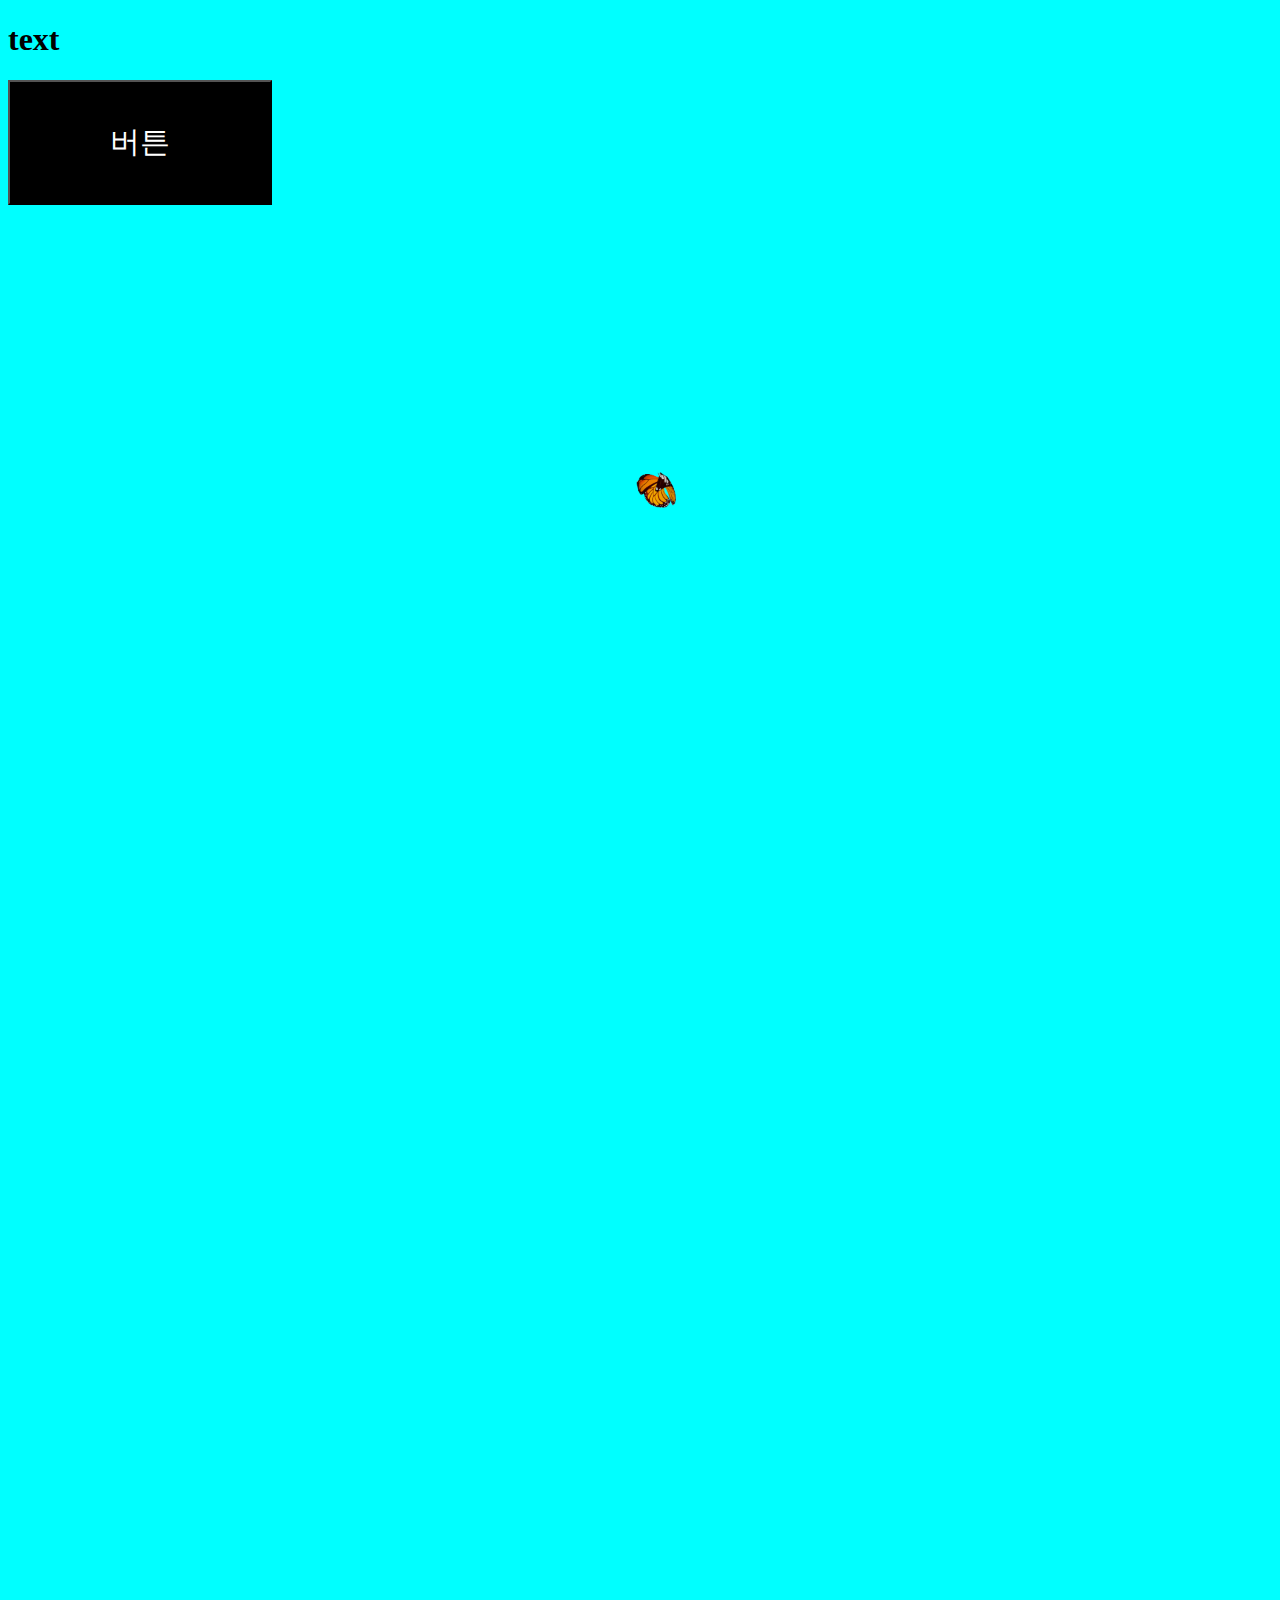
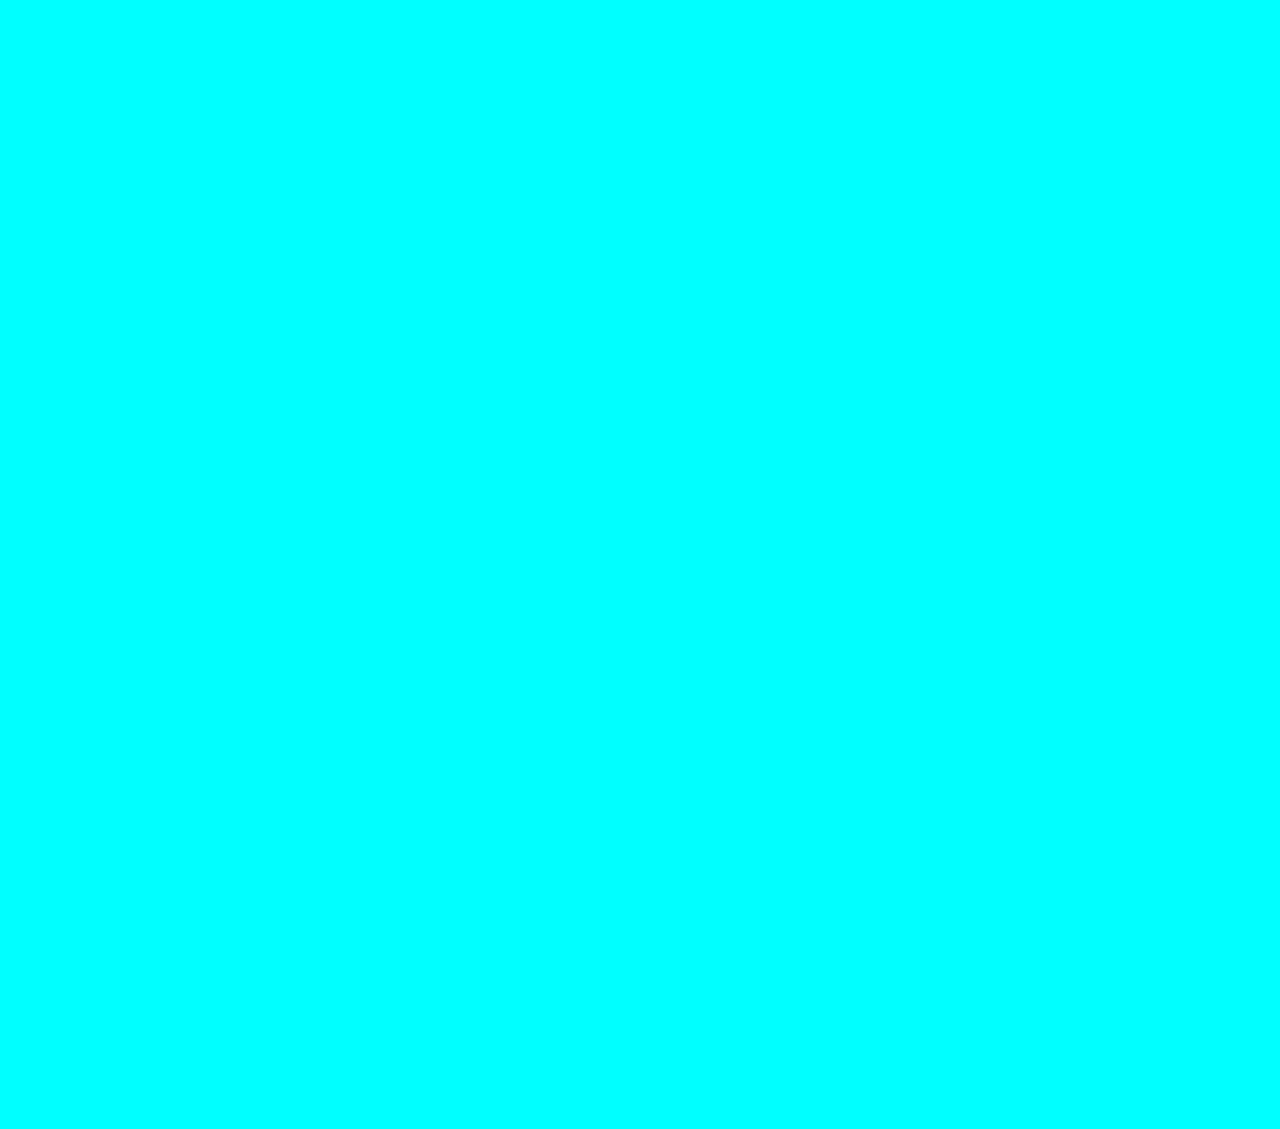
<file: 03_mouseMove/index.html>
<!DOCTYPE html>
<html lang="en">
<head>
  <meta charset="UTF-8">
  <meta name="viewport" content="width=device-width, initial-scale=1.0">
  <title>Document</title>

  <style>
    body {
      background-color: aqua;
      height: 300vh;
    }
    .box{
      width: 60px;
      height: 60px;
      position: absolute;
      top: 50%;
      left: 50%;
      transform: translate(-50%, -50%);
      transition: all 0.5s ease-in-out ; /* 속성, 지속시간, 타이밍 함수 */
    }
    .box img {
      width: 100px;
    }
    button {
      padding: 40px 100px;
      background-color: black;
      color: white;
      font-size: 30px;
      transition: all 0.5s ease-in-out  ; /* 속성, 지속시간, 타이밍 함수 */
    }
    button:hover {
      padding: 45px 120px;
      background-color: purple;
    }
  </style>
</head>

<body>
  <h1>text</h1>
  <div class="box">
    <img src="./butterfly.gif" alt="나비"/>
  </div>
  <button>
    버튼
  </button>
</body>

<script>
  const h1 = document.querySelector('h1');
  const box = document.querySelector('.box');
  const button = document.querySelector('button');

  button.addEventListener("mouseenter", () => {

  })

  let x = 0;
  let y = 0;
  let targetX = 0;
  let targetY = 0;
  let speed = 0.03;

  window.addEventListener("click", (e) => {
    //pageY는 페이지 전체 기준 좌표
    //clientY는 뷰포트 기준 좌표
    x = e.pageX;
    y = e.pageY;
    h1.innerText = `x: ${e.pageX} y: ${e.pageY}`;

    box.style.left = x + "px";
    box.style.top = y + "px";
    
  });

  // 마우스 커서의 움직임을 자연스럽게 따라오는 코드
  // const loop = () => {

  //   targetX += (x - targetX) * speed;
  //   targetY += (y - targetY) * speed;

  //   box.style.left = targetX + "px";
  //   box.style.top = targetY + "px";
  //   브라우저의 새로고침 주기에 맞춰 부드러운 애니메이션을 구현하는데 권장되는 함수
  //   window.requestAnimationFrame(loop);
  // }

  loop();
</script>
</html>
</file>
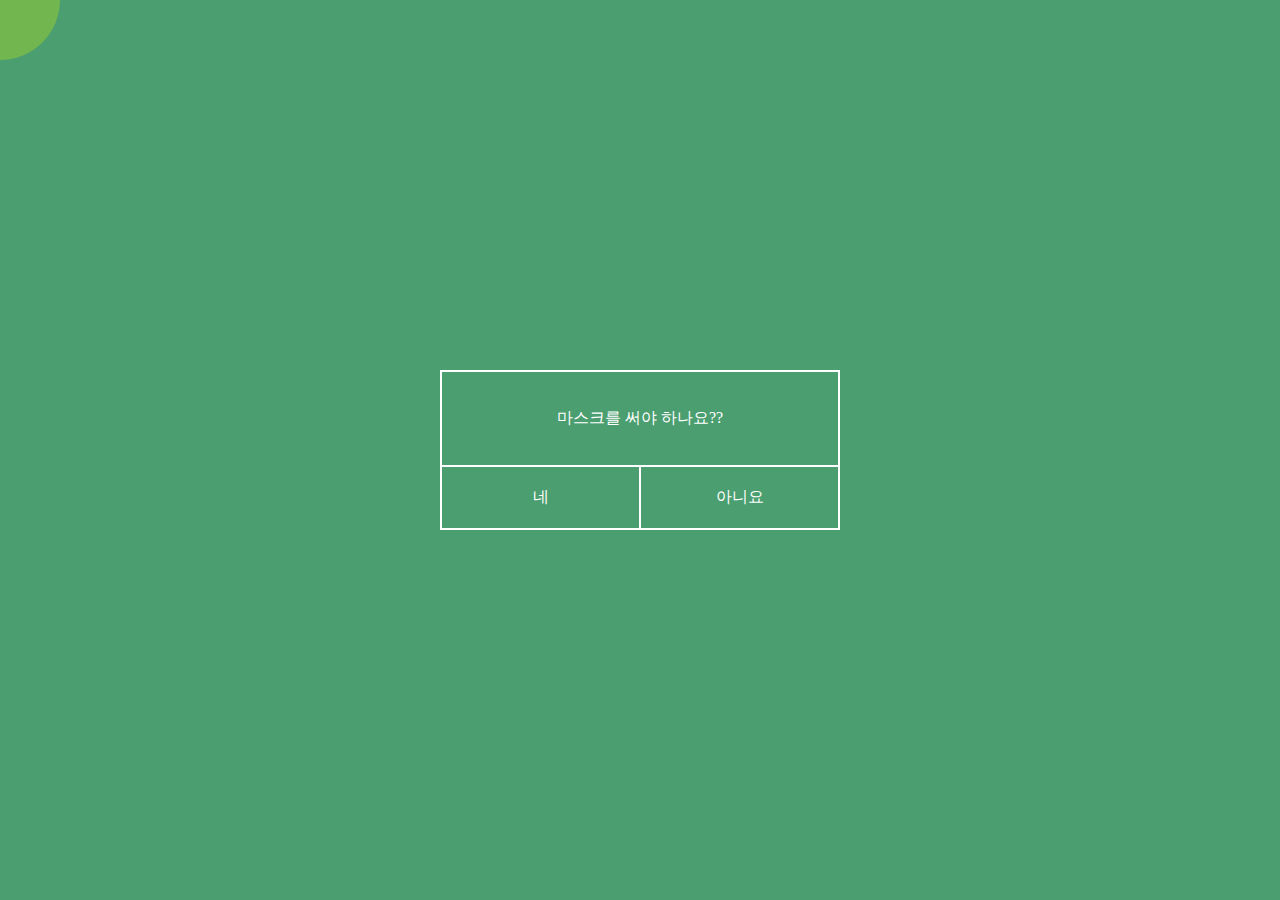
<file: 04_mouseOverUi/index.html>
<!DOCTYPE html>
<html lang="en">
<head>
  <meta charset="UTF-8">
  <meta name="viewport" content="width=device-width, initial-scale=1.0">
  <title>Document</title>
  <style>
    body {
      background-color: rgb(74, 158, 111);
      overflow: hidden;
    }
    .gateBox {
      position: absolute;
      top: 50%;
      left: 50%;
      transform: translate(-50%, -50%);
      width: 400px;
    }
    .top {
      padding: 20px 10px;
      border: 2px solid white;
      text-align: center;
      color: white;

    }
    .bottom {
      border: 2px solid white;
      border-top: none;
      display: flex;
      justify-content: space-evenly;
    }
    .bottom a {
      color: white;
      padding: 20px 0;
      width: 50%;
      text-align: center;
      text-decoration: none;
      transition: all 0.2s ease-out; /* 속성, 지속시간, 타이밍 함수 */
    }
    a:hover {
      background-color: white;
      color: black;
    }
    .line {
      border: 1px solid white;
    }
    .cursorItem {
      position: absolute;
      top: 0%;
      left: 0%;
      z-index: 1000;
      pointer-events: none;
    }
    .circle {
      position: fixed;
      width: 120px;
      height: 120px;
      border-radius: 50%;
      background-color: yellowgreen;
      margin: -60px -60px;
      opacity: 0.5;
      transition: all 0.2s ease-in-out  ; /* 속성, 지속시간, 타이밍 함수 */
    }
  </style>
  <script>
    window.onload = () => {
      let x=0, y=0;
      let targetX = 0, targetY = 0;
      const speed = 0.1;

      const cursorItem = document.querySelector(".cursorItem");
      const circle = cursorItem.querySelector(".circle");
      const buttonAll = document.querySelectorAll("a");

      buttonAll.forEach((item) => {
        item.addEventListener("mouseenter", () => {
          circle.style.transform = "scale(.3)";
        })
        item.addEventListener("mouseleave", () => {
          circle.style.transform = "scale(1)";
        })
      })

      window.addEventListener("mousemove", (e) => {
        x = e.pageX;
        y = e.pageY;

      });

      const loop = () => {
        targetX += (x - targetX) * speed;
        targetY += (y - targetY) * speed;
  
        cursorItem.style.transform = `translate(${targetX}px, ${targetY}px)`;
  
        window.requestAnimationFrame(loop);
      }
  
      loop();
    };

  </script>
</head>
<body>
  <div class="cursorItem">
    <span class="circle"></span>
  </div>
  <div class="gateBox">
    <div class="top">
      <p>마스크를 써야 하나요??</p>
    </div>
    <div class="bottom">
      <a href="#yes">네</a>
      <span class="line"></span>
      <a href="#no">아니요</a>
    </div>
  </div>
  
</body>
</html>
</file>
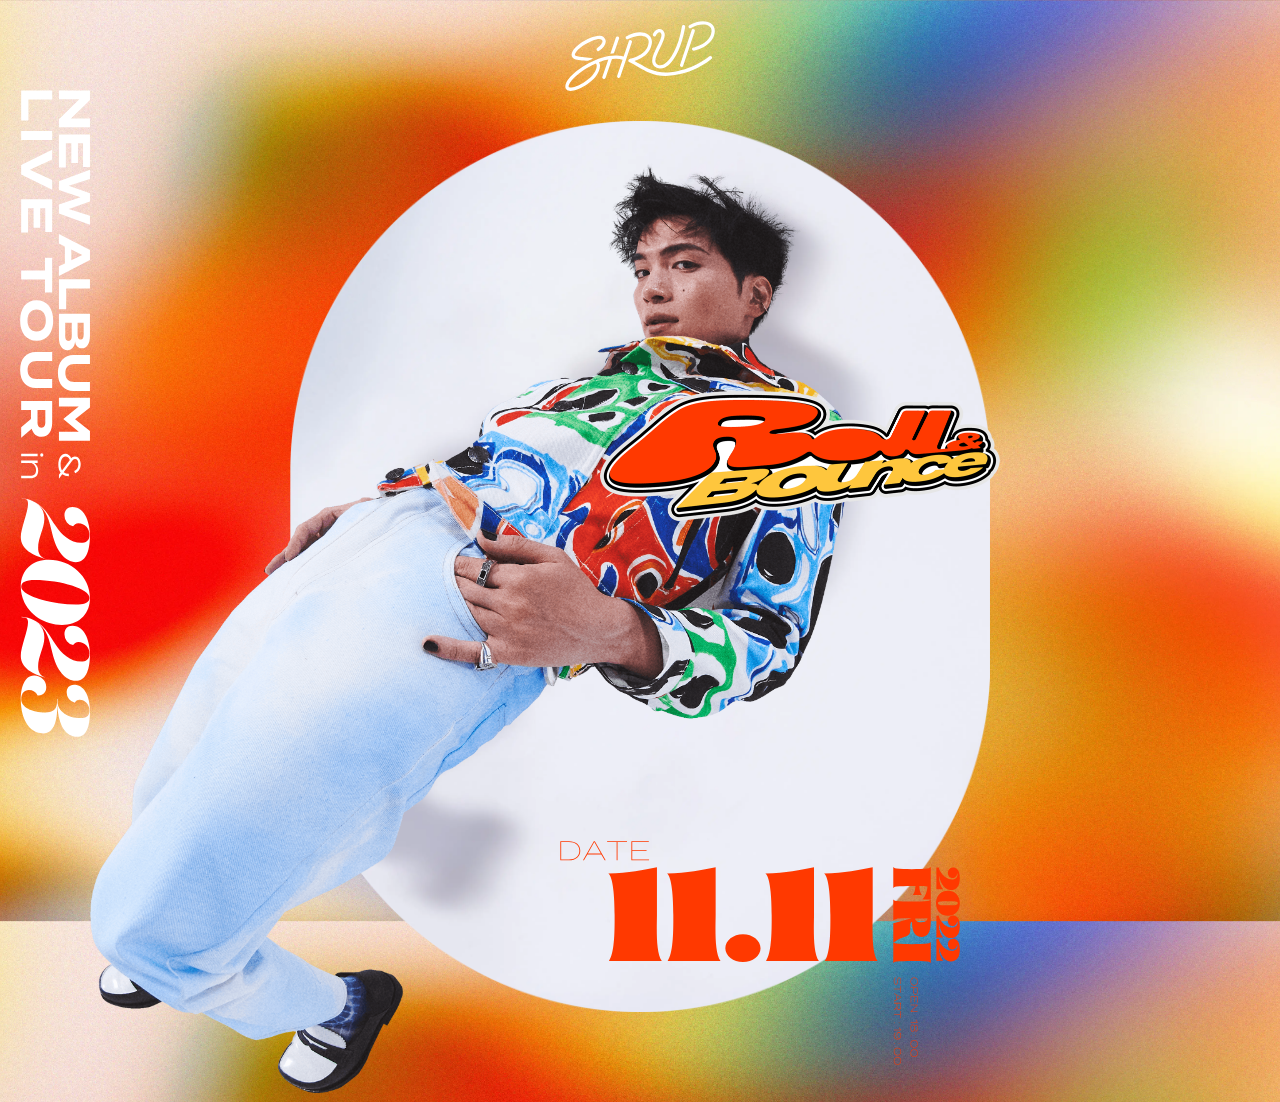
<file: 05_sirup/index.html>
<!DOCTYPE html>
<html lang="en">
<head>
  <meta charset="UTF-8">
  <meta name="viewport" content="width=device-width, initial-scale=1.0">
  <title>Sirup</title>
  <link rel="stylesheet" href="./css/sirup.css"></link>
  <script src="./js/sirup.js" defer></script>
</head>
<body>
  <h1 class="title">
    <img src="./images/content-logo.svg" alt="">
  </h1>
  <div class="contWrap">
    <div class="shadow">
      <img src="./images/content-panel-pc.webp" alt="">
    </div>

    <div class="date">
      <img src="./images/content-date-pc.svg" alt="">
    </div>

    <div class="human">
      <img src="./images/content-artist.png" alt="">
    </div>

    <div class="textImg">
      <img src="./images/content-rollbounce.png" alt="">
    </div>
  </div>

  <div class="subTitle">
    <img src="./images/download.svg" alt="">
  </div>
</body>
</html>
</file>
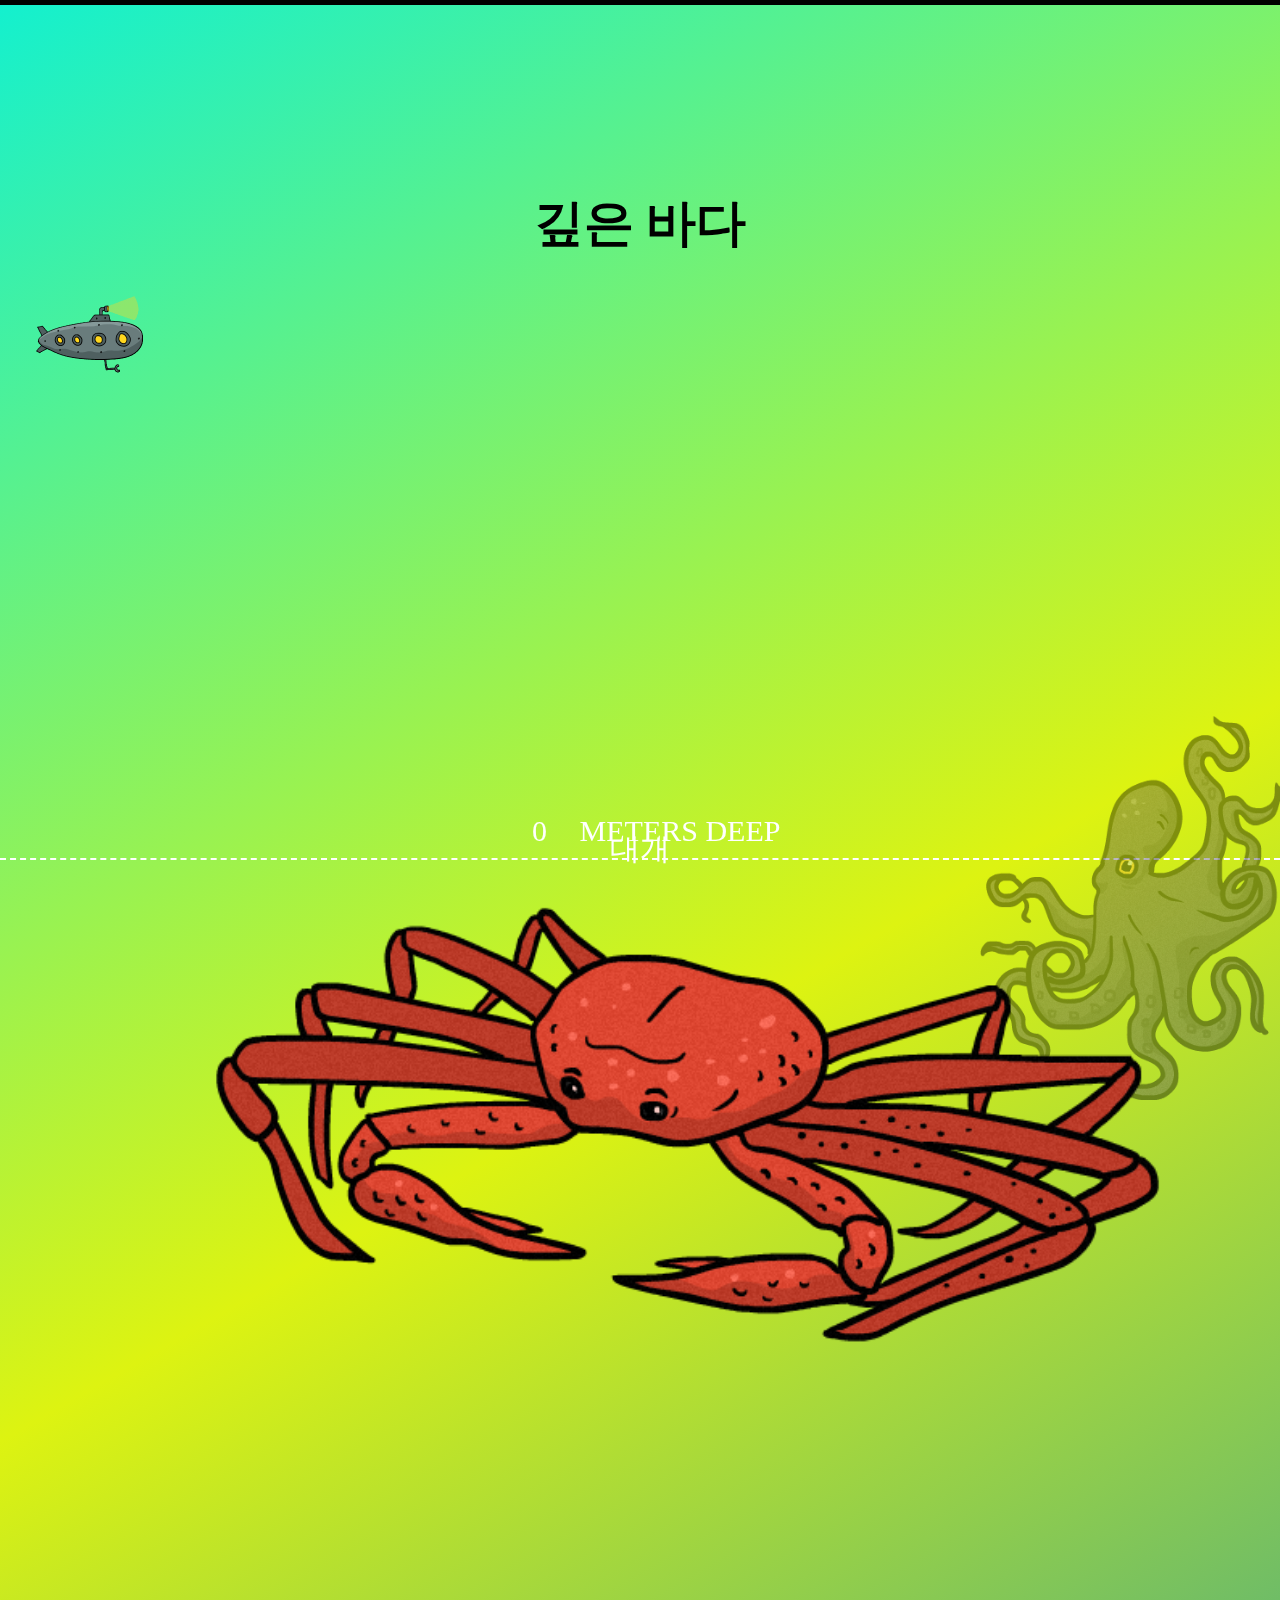
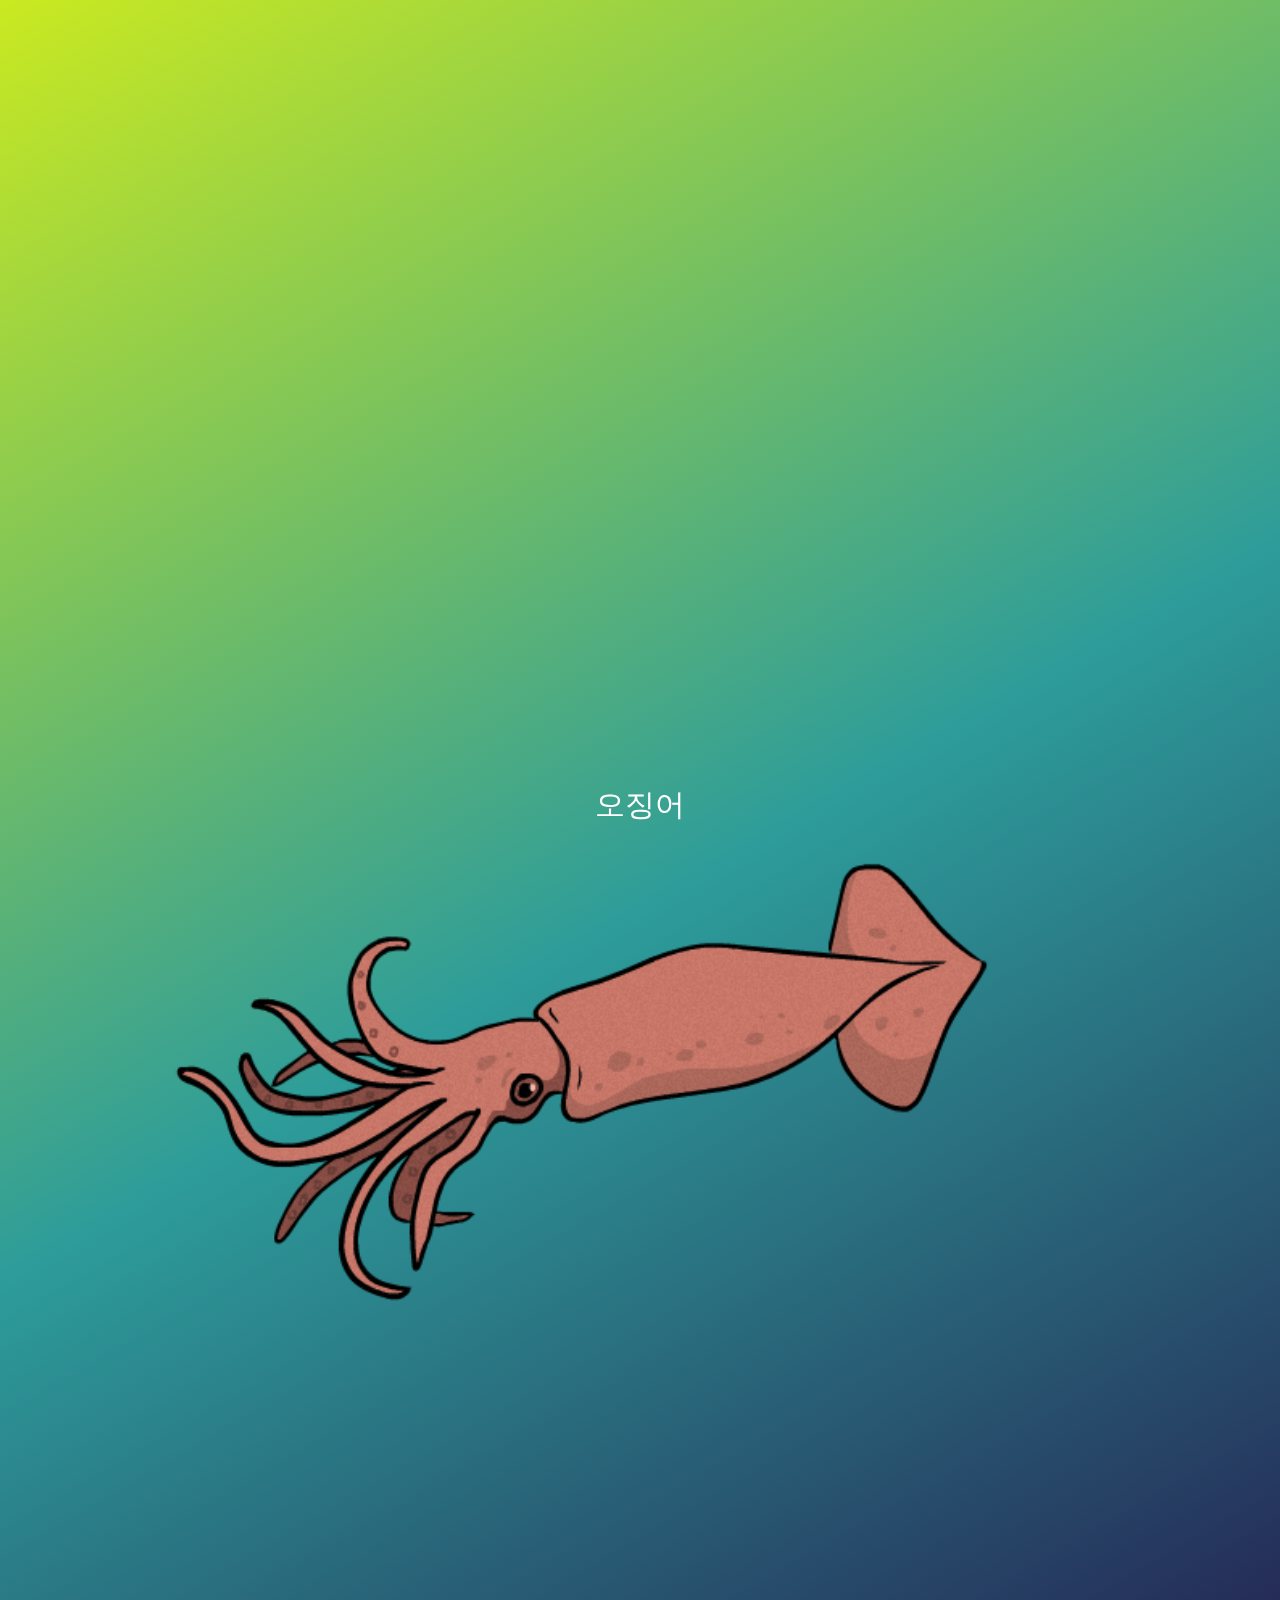
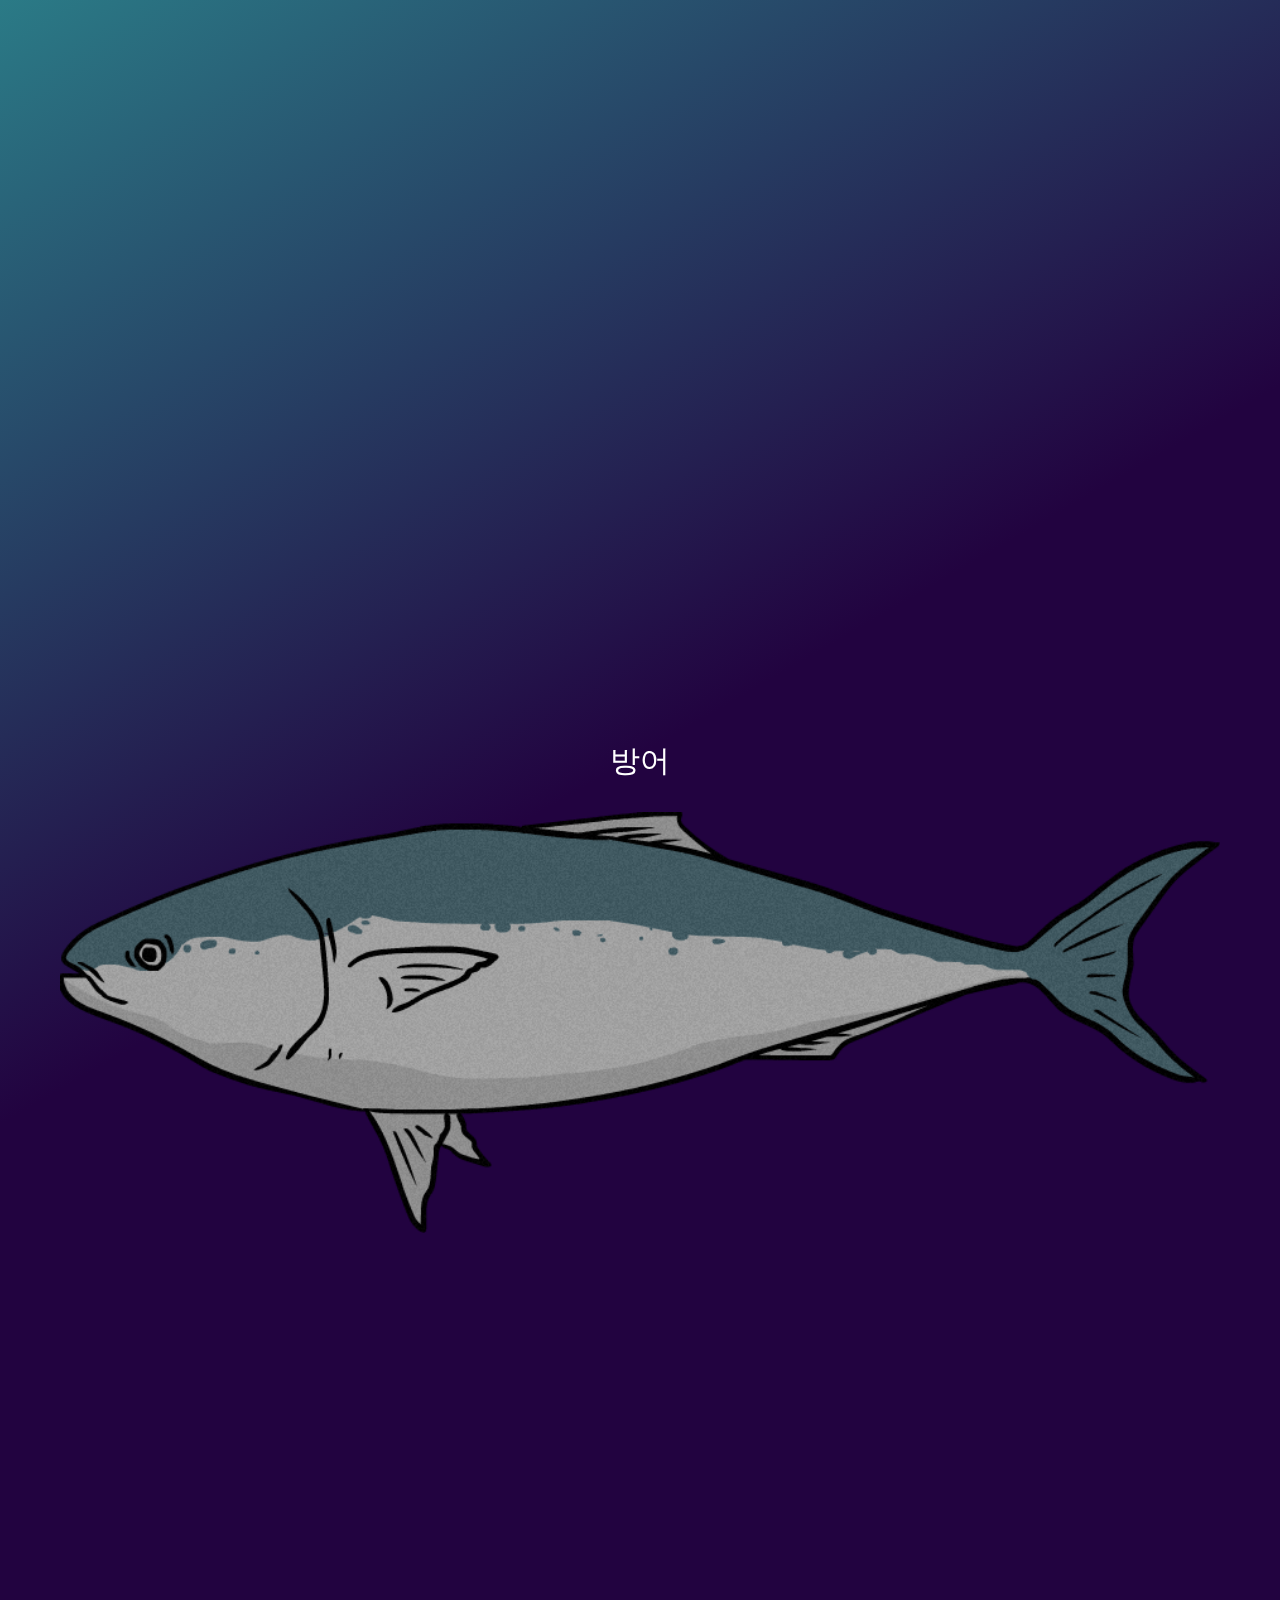
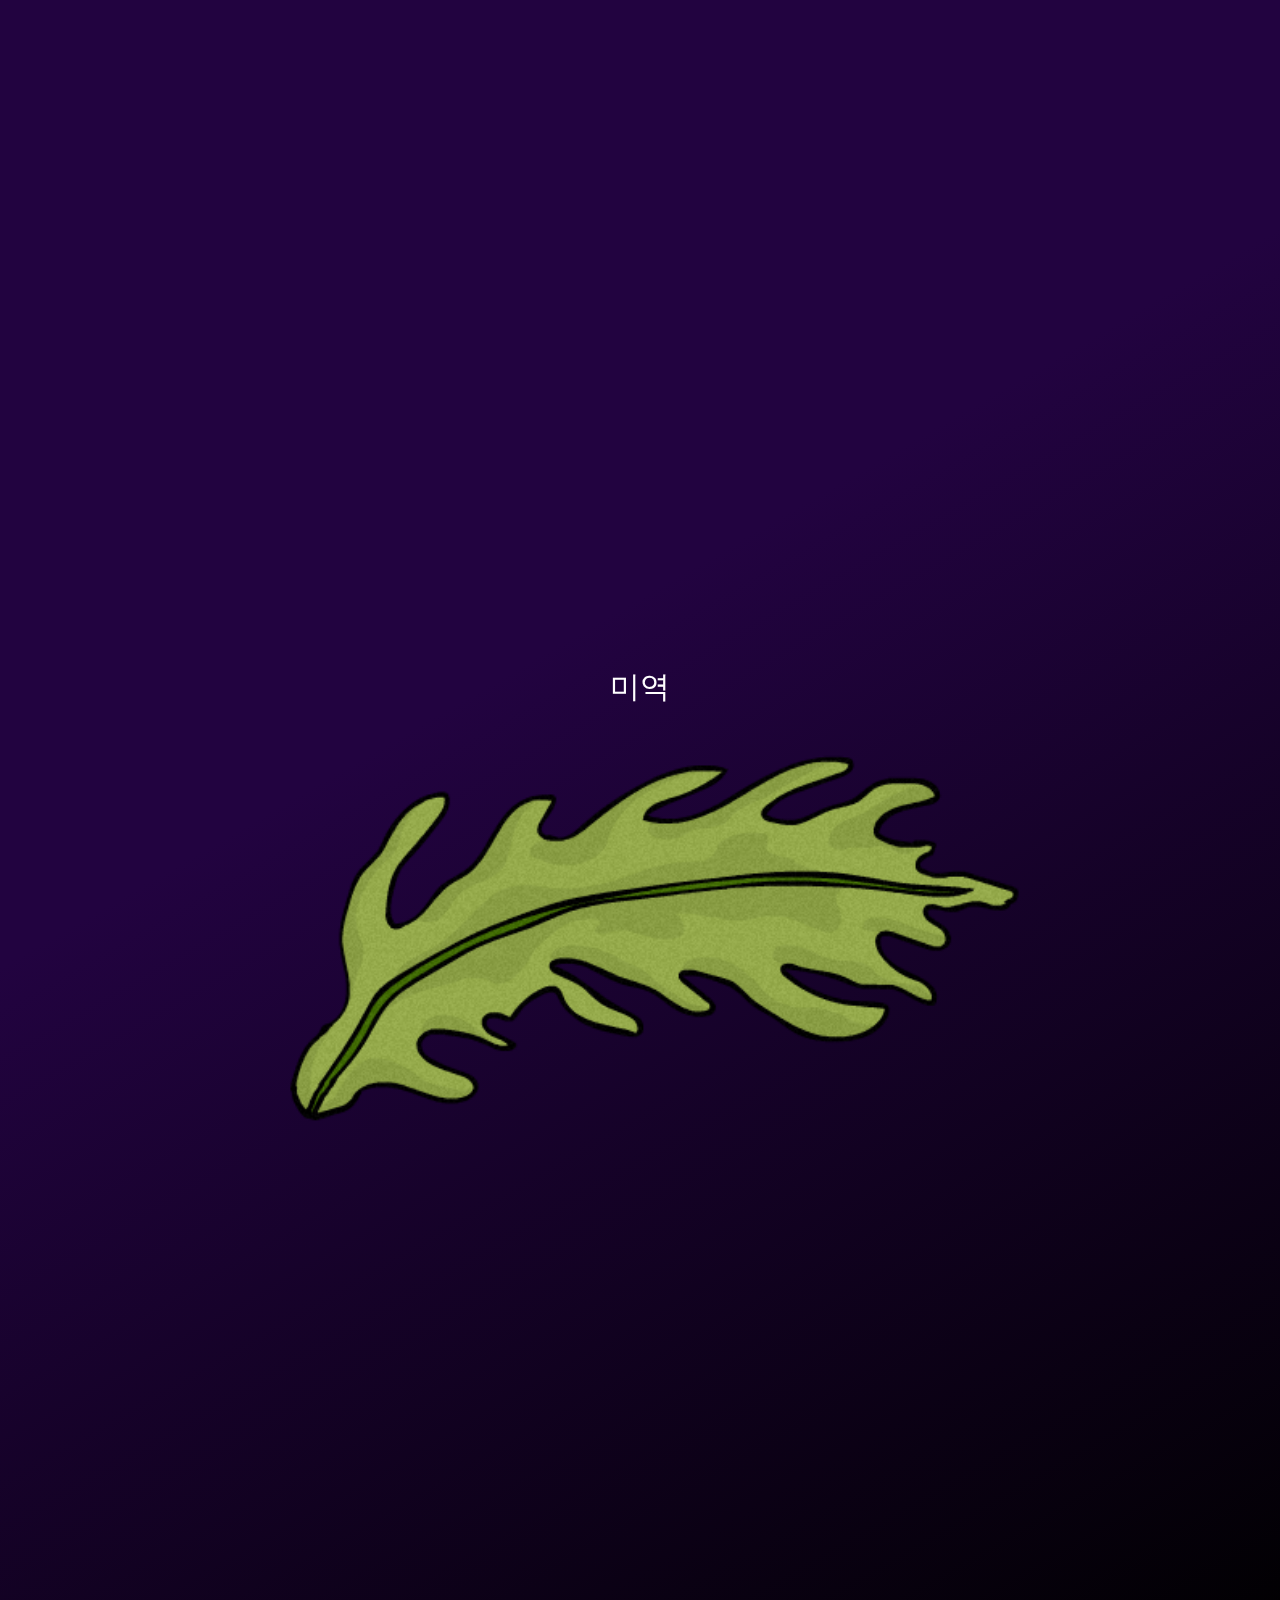
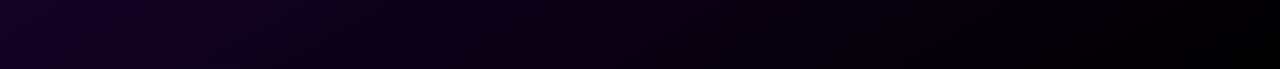
<file: 06_scroll/index.html>
<!DOCTYPE html>
<html lang="en">
<head>
  <meta charset="UTF-8">
  <meta name="viewport" content="width=device-width, initial-scale=1.0">
  <title>Scroll</title>
  <link rel="stylesheet" href="./css/scroll.css"/>
  <script src="./js/scroll.js" defer></script>
</head>
<body>
  <div class="progressWrap">
    <div class="bar">

    </div>
  </div>
  <img src="./images/submarine.gif" alt="" class="submarine"/>
  <div class="innerWrap">
    <h2 class="title">깊은 바다</h2>
    <div class="textWrap">
      <p>대개</p>
      <img src="./images/crab.png" alt=""/>
    </div>
    <div class="textWrap">
      <p>오징어</p>
      <img src="./images/cuttle.png" alt=""/>
    </div>
    <div class="textWrap">
      <p>방어</p>
      <img src="./images/fish_01.png" alt=""/>
    </div>
    <div class="textWrap">
      <p>미역</p>
      <img src="./images/seaweed.png" alt=""/>
    </div>
  </div>
  <img src="./images/octo.png" alt="" class="octopus"/>
  <div class="depthWrap"><span>0</span>METERS DEEP</div>
</body>
</html>
</file>
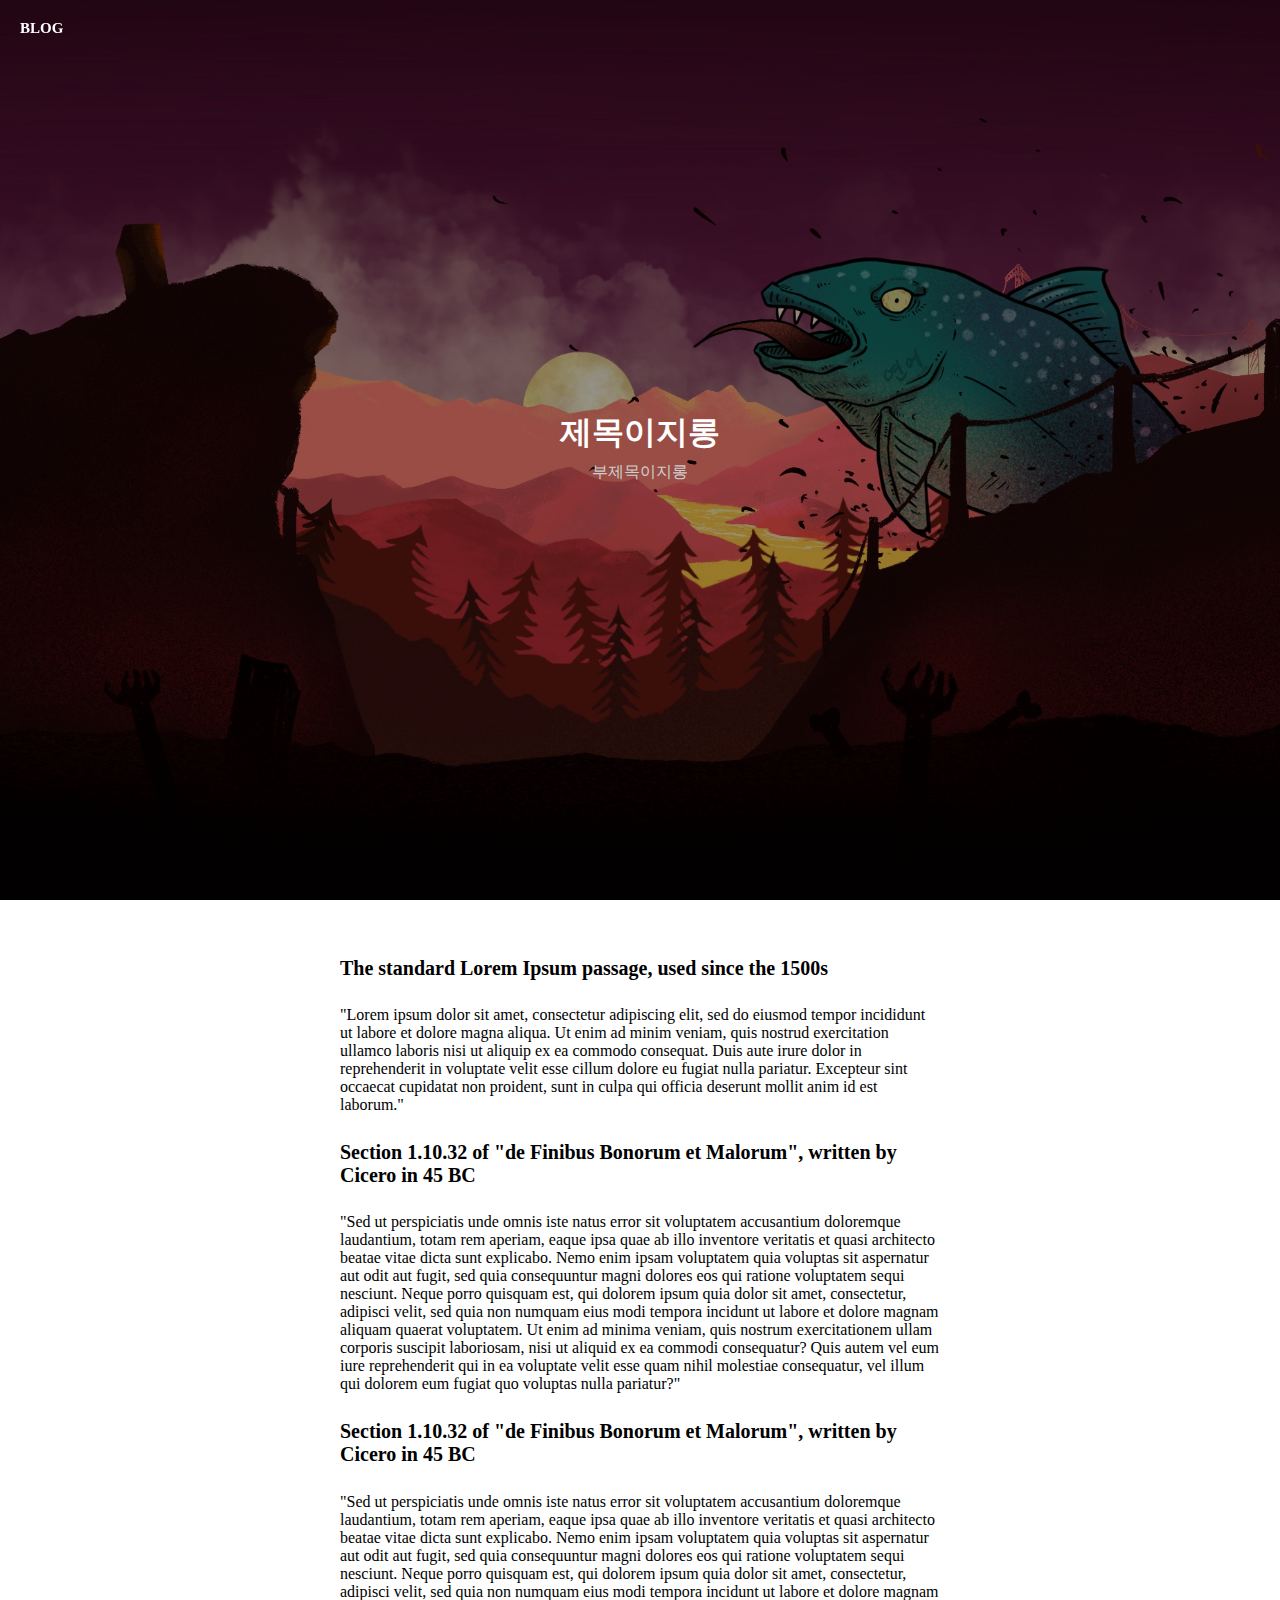
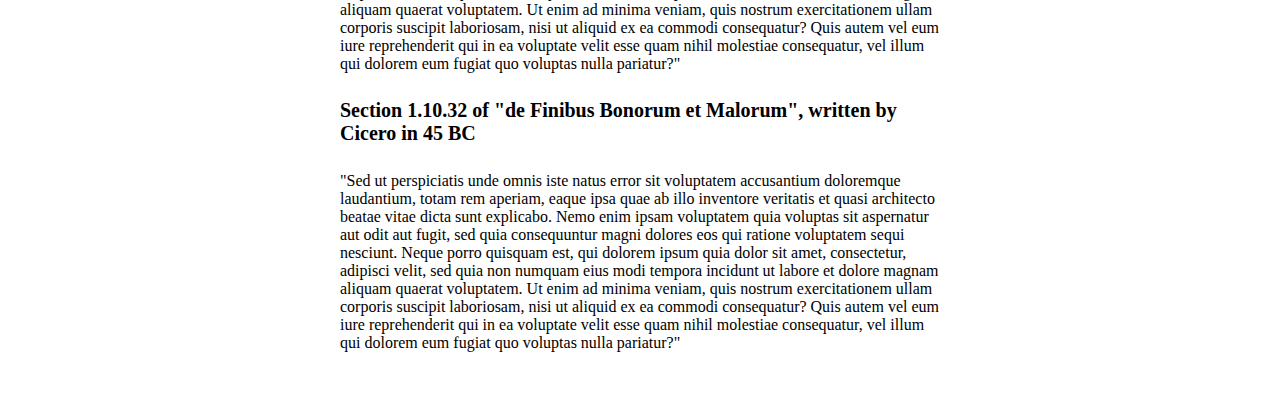
<file: 07_blog/index.html>
<!DOCTYPE html>
<html lang="en">
    <head>
        <meta charset="UTF-8" />
        <meta http-equiv="X-UA-Compatible" content="IE=edge" />
        <meta name="viewport" content="width=device-width, initial-scale=1.0" />
        <title>Blog</title>
        <link rel="stylesheet" href="./css/index.css" />
        <script src="./js/index.js" defer></script>
    </head>
    <body>
        <header class="">
            <div class="headerWrap">
                <h1>BLOG</h1>
            </div>
            <div class="progressWrap">
                <div class="bar"></div>
            </div>
        </header>
        <div class="coverWrap">
            <div class="dimd"></div>
            <div class="coverTitle">
                <h1>제목이지롱</h1>
                <p>부제목이지롱</p>
            </div>
        </div>
        <div class="contWrap">
            <div class="contentInnerWrap">
                <h4>The standard Lorem Ipsum passage, used since the 1500s</h4>
                <p>
                    "Lorem ipsum dolor sit amet, consectetur adipiscing elit,
                    sed do eiusmod tempor incididunt ut labore et dolore magna
                    aliqua. Ut enim ad minim veniam, quis nostrud exercitation
                    ullamco laboris nisi ut aliquip ex ea commodo consequat.
                    Duis aute irure dolor in reprehenderit in voluptate velit
                    esse cillum dolore eu fugiat nulla pariatur. Excepteur sint
                    occaecat cupidatat non proident, sunt in culpa qui officia
                    deserunt mollit anim id est laborum."
                </p>
                <h4>
                    Section 1.10.32 of "de Finibus Bonorum et Malorum", written
                    by Cicero in 45 BC
                </h4>
                <p>
                    "Sed ut perspiciatis unde omnis iste natus error sit
                    voluptatem accusantium doloremque laudantium, totam rem
                    aperiam, eaque ipsa quae ab illo inventore veritatis et
                    quasi architecto beatae vitae dicta sunt explicabo. Nemo
                    enim ipsam voluptatem quia voluptas sit aspernatur aut odit
                    aut fugit, sed quia consequuntur magni dolores eos qui
                    ratione voluptatem sequi nesciunt. Neque porro quisquam est,
                    qui dolorem ipsum quia dolor sit amet, consectetur, adipisci
                    velit, sed quia non numquam eius modi tempora incidunt ut
                    labore et dolore magnam aliquam quaerat voluptatem. Ut enim
                    ad minima veniam, quis nostrum exercitationem ullam corporis
                    suscipit laboriosam, nisi ut aliquid ex ea commodi
                    consequatur? Quis autem vel eum iure reprehenderit qui in ea
                    voluptate velit esse quam nihil molestiae consequatur, vel
                    illum qui dolorem eum fugiat quo voluptas nulla pariatur?"
                </p>
                <h4>
                    Section 1.10.32 of "de Finibus Bonorum et Malorum", written
                    by Cicero in 45 BC
                </h4>
                <p>
                    "Sed ut perspiciatis unde omnis iste natus error sit
                    voluptatem accusantium doloremque laudantium, totam rem
                    aperiam, eaque ipsa quae ab illo inventore veritatis et
                    quasi architecto beatae vitae dicta sunt explicabo. Nemo
                    enim ipsam voluptatem quia voluptas sit aspernatur aut odit
                    aut fugit, sed quia consequuntur magni dolores eos qui
                    ratione voluptatem sequi nesciunt. Neque porro quisquam est,
                    qui dolorem ipsum quia dolor sit amet, consectetur, adipisci
                    velit, sed quia non numquam eius modi tempora incidunt ut
                    labore et dolore magnam aliquam quaerat voluptatem. Ut enim
                    ad minima veniam, quis nostrum exercitationem ullam corporis
                    suscipit laboriosam, nisi ut aliquid ex ea commodi
                    consequatur? Quis autem vel eum iure reprehenderit qui in ea
                    voluptate velit esse quam nihil molestiae consequatur, vel
                    illum qui dolorem eum fugiat quo voluptas nulla pariatur?"
                </p>
                <h4>
                    Section 1.10.32 of "de Finibus Bonorum et Malorum", written
                    by Cicero in 45 BC
                </h4>
                <p>
                    "Sed ut perspiciatis unde omnis iste natus error sit
                    voluptatem accusantium doloremque laudantium, totam rem
                    aperiam, eaque ipsa quae ab illo inventore veritatis et
                    quasi architecto beatae vitae dicta sunt explicabo. Nemo
                    enim ipsam voluptatem quia voluptas sit aspernatur aut odit
                    aut fugit, sed quia consequuntur magni dolores eos qui
                    ratione voluptatem sequi nesciunt. Neque porro quisquam est,
                    qui dolorem ipsum quia dolor sit amet, consectetur, adipisci
                    velit, sed quia non numquam eius modi tempora incidunt ut
                    labore et dolore magnam aliquam quaerat voluptatem. Ut enim
                    ad minima veniam, quis nostrum exercitationem ullam corporis
                    suscipit laboriosam, nisi ut aliquid ex ea commodi
                    consequatur? Quis autem vel eum iure reprehenderit qui in ea
                    voluptate velit esse quam nihil molestiae consequatur, vel
                    illum qui dolorem eum fugiat quo voluptas nulla pariatur?"
                </p>
            </div>
        </div>
    </body>
</html>
</file>
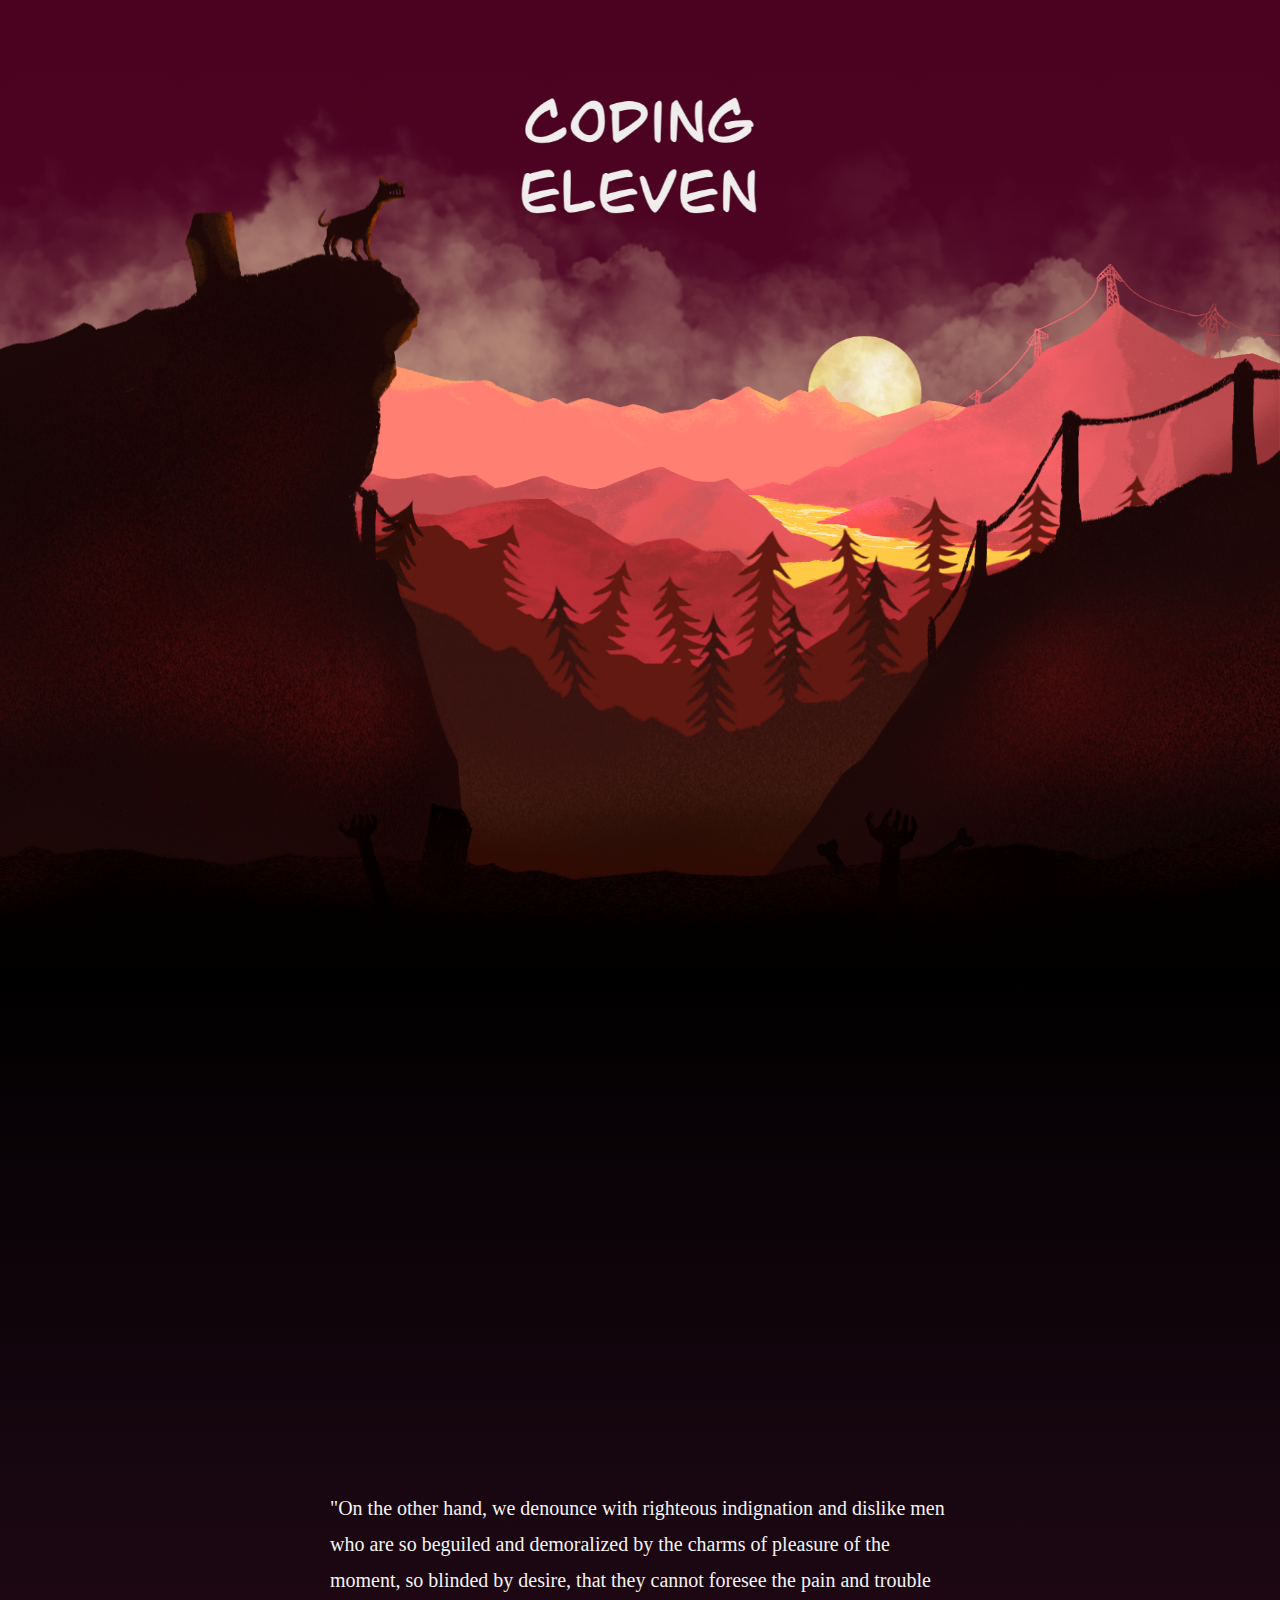
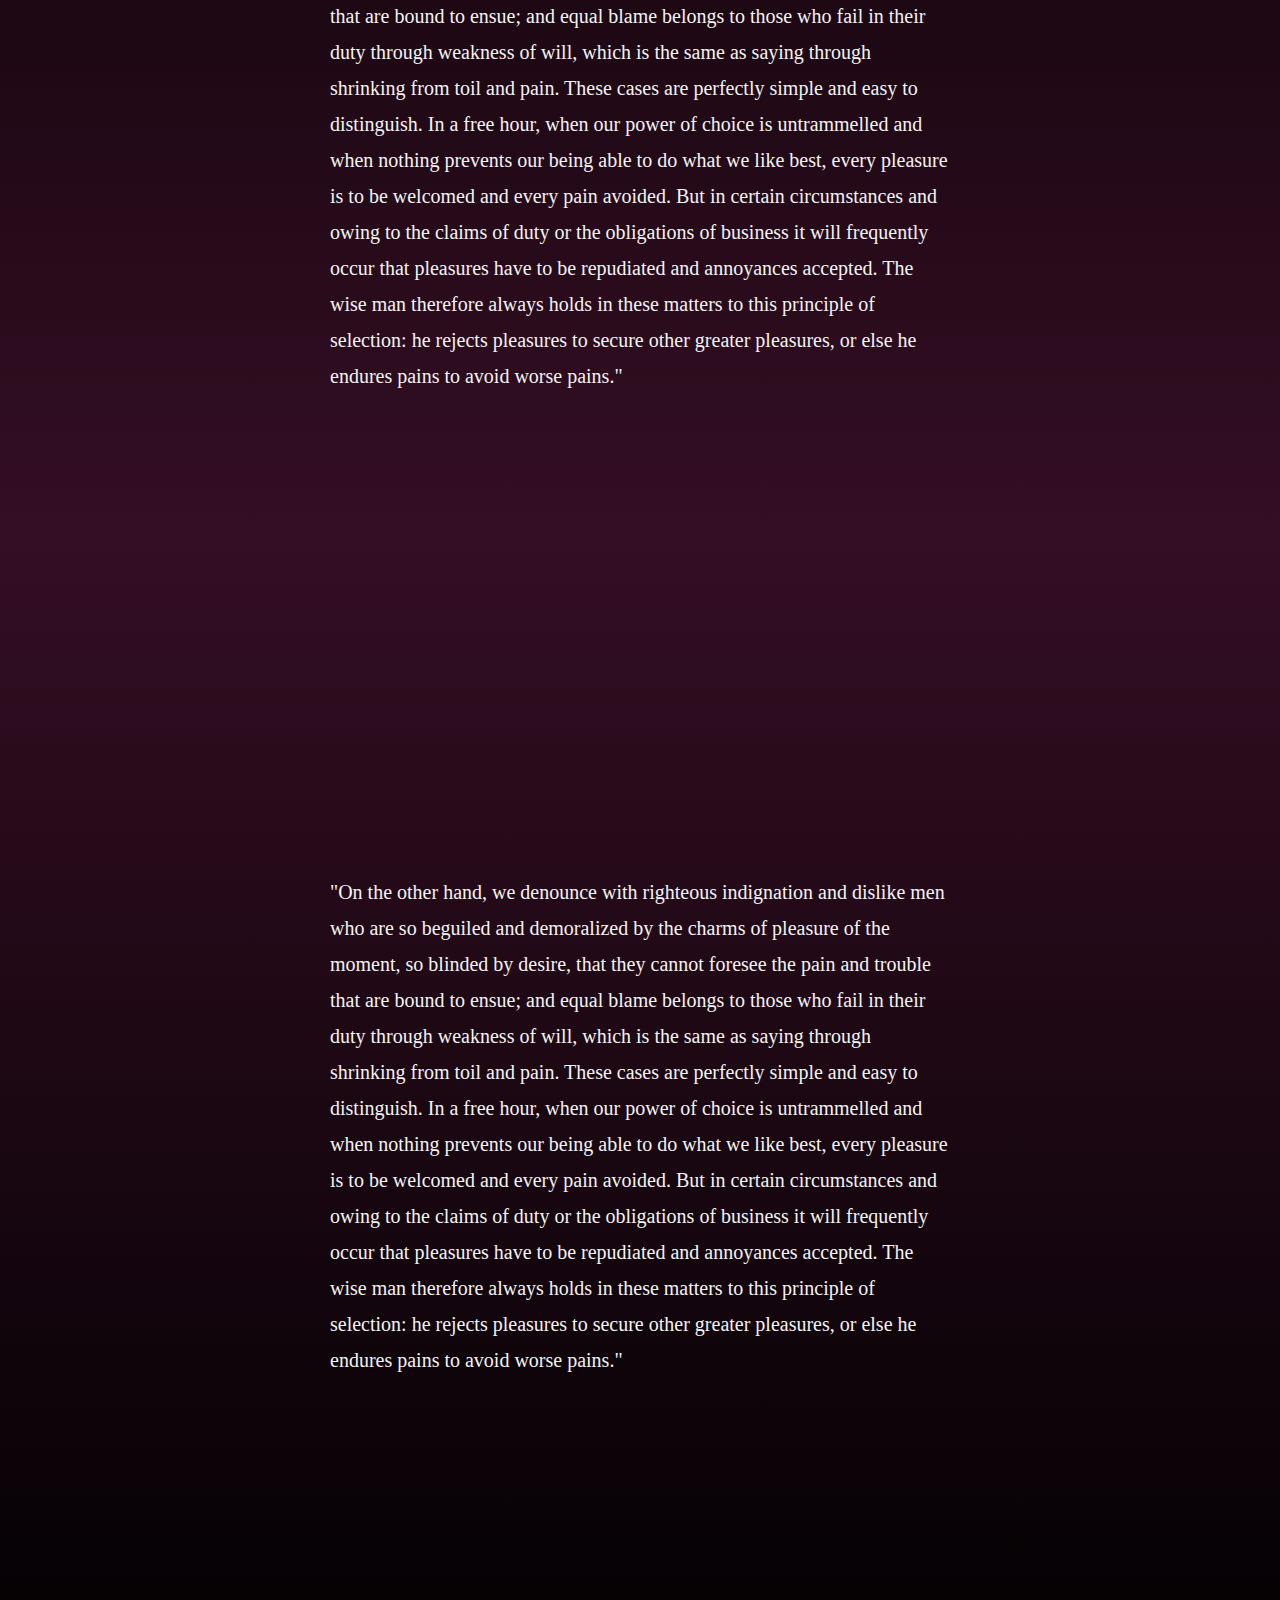
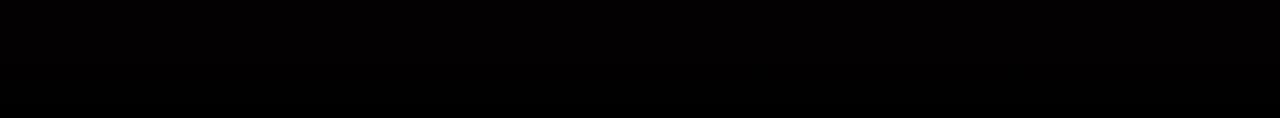
<file: 08_parallax 1/index.html>
<!DOCTYPE html>
<html lang="en">
    <head>
        <meta charset="UTF-8" />
        <meta http-equiv="X-UA-Compatible" content="IE=edge" />
        <meta name="viewport" content="width=device-width, initial-scale=1.0" />
        <title>페럴렉스 페이지 1</title>
        <link rel="stylesheet" type="text/css" href="./css/reset.css" />
        <link rel="stylesheet" type="text/css" href="./css/interactive.css" />
        <script type="text/javascript" src="./js/script.js" defer></script>
    </head>
    <body>
        <main>
            <section class="mainPage">
                <div class="imageWrap">
                    <div class="parallaxImage"></div>
                    <div class="parallaxImage"></div>
                    <div class="parallaxImage"></div>
                    <div class="parallaxImage"></div>
                    <div class="parallaxImage"></div>
                    <div class="parallaxImage"></div>
                </div>
            </section>

            <section class="subPage">
                <div class="parallaxImage"></div>
                <div class="innerWrap">
                    <div class="contWrap">
                        <p>
                            "On the other hand, we denounce with righteous
                            indignation and dislike men who are so beguiled and
                            demoralized by the charms of pleasure of the moment,
                            so blinded by desire, that they cannot foresee the
                            pain and trouble that are bound to ensue; and equal
                            blame belongs to those who fail in their duty
                            through weakness of will, which is the same as
                            saying through shrinking from toil and pain. These
                            cases are perfectly simple and easy to distinguish.
                            In a free hour, when our power of choice is
                            untrammelled and when nothing prevents our being
                            able to do what we like best, every pleasure is to
                            be welcomed and every pain avoided. But in certain
                            circumstances and owing to the claims of duty or the
                            obligations of business it will frequently occur
                            that pleasures have to be repudiated and annoyances
                            accepted. The wise man therefore always holds in
                            these matters to this principle of selection: he
                            rejects pleasures to secure other greater pleasures,
                            or else he endures pains to avoid worse pains."
                        </p>
                    </div>
                </div>
                <div class="innerWrap">
                    <div class="contWrap">
                        <p>
                            "On the other hand, we denounce with righteous
                            indignation and dislike men who are so beguiled and
                            demoralized by the charms of pleasure of the moment,
                            so blinded by desire, that they cannot foresee the
                            pain and trouble that are bound to ensue; and equal
                            blame belongs to those who fail in their duty
                            through weakness of will, which is the same as
                            saying through shrinking from toil and pain. These
                            cases are perfectly simple and easy to distinguish.
                            In a free hour, when our power of choice is
                            untrammelled and when nothing prevents our being
                            able to do what we like best, every pleasure is to
                            be welcomed and every pain avoided. But in certain
                            circumstances and owing to the claims of duty or the
                            obligations of business it will frequently occur
                            that pleasures have to be repudiated and annoyances
                            accepted. The wise man therefore always holds in
                            these matters to this principle of selection: he
                            rejects pleasures to secure other greater pleasures,
                            or else he endures pains to avoid worse pains."
                        </p>
                    </div>
                </div>
            </section>
        </main>
    </body>
</html>
</file>
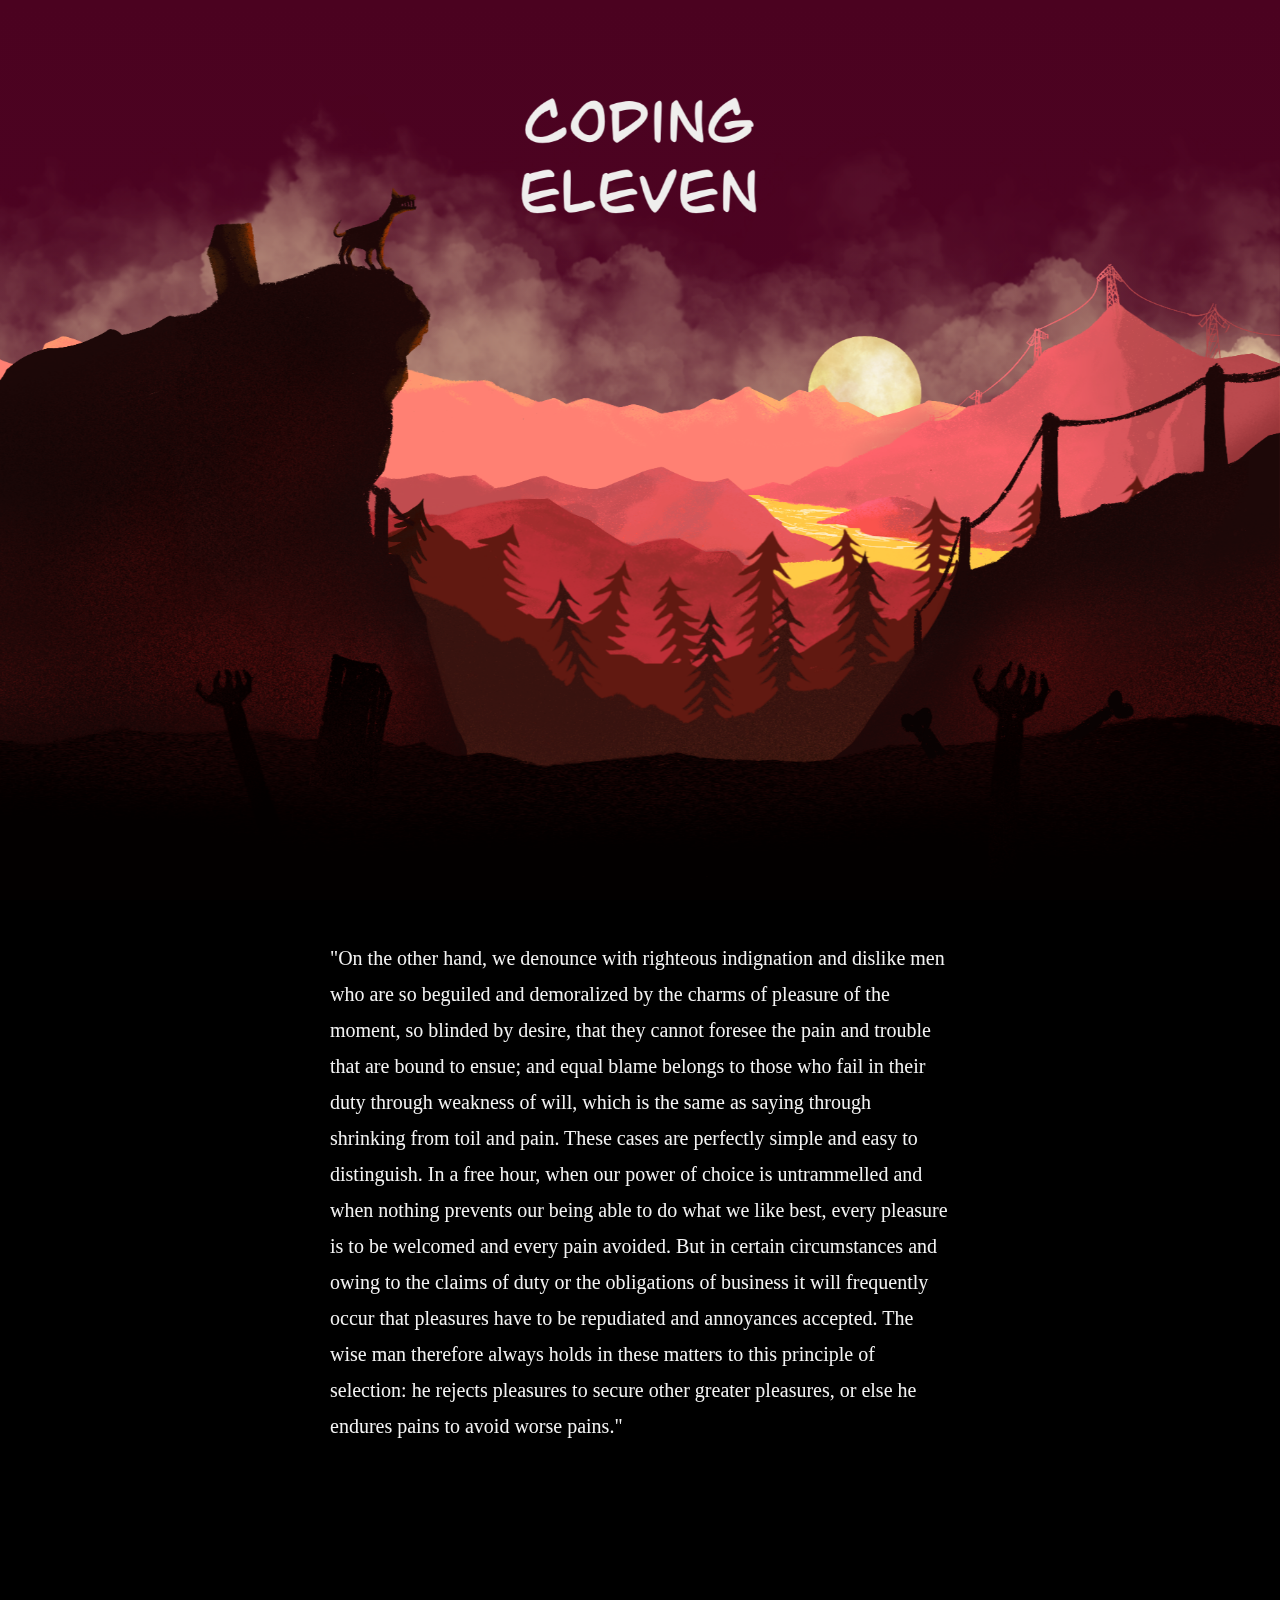
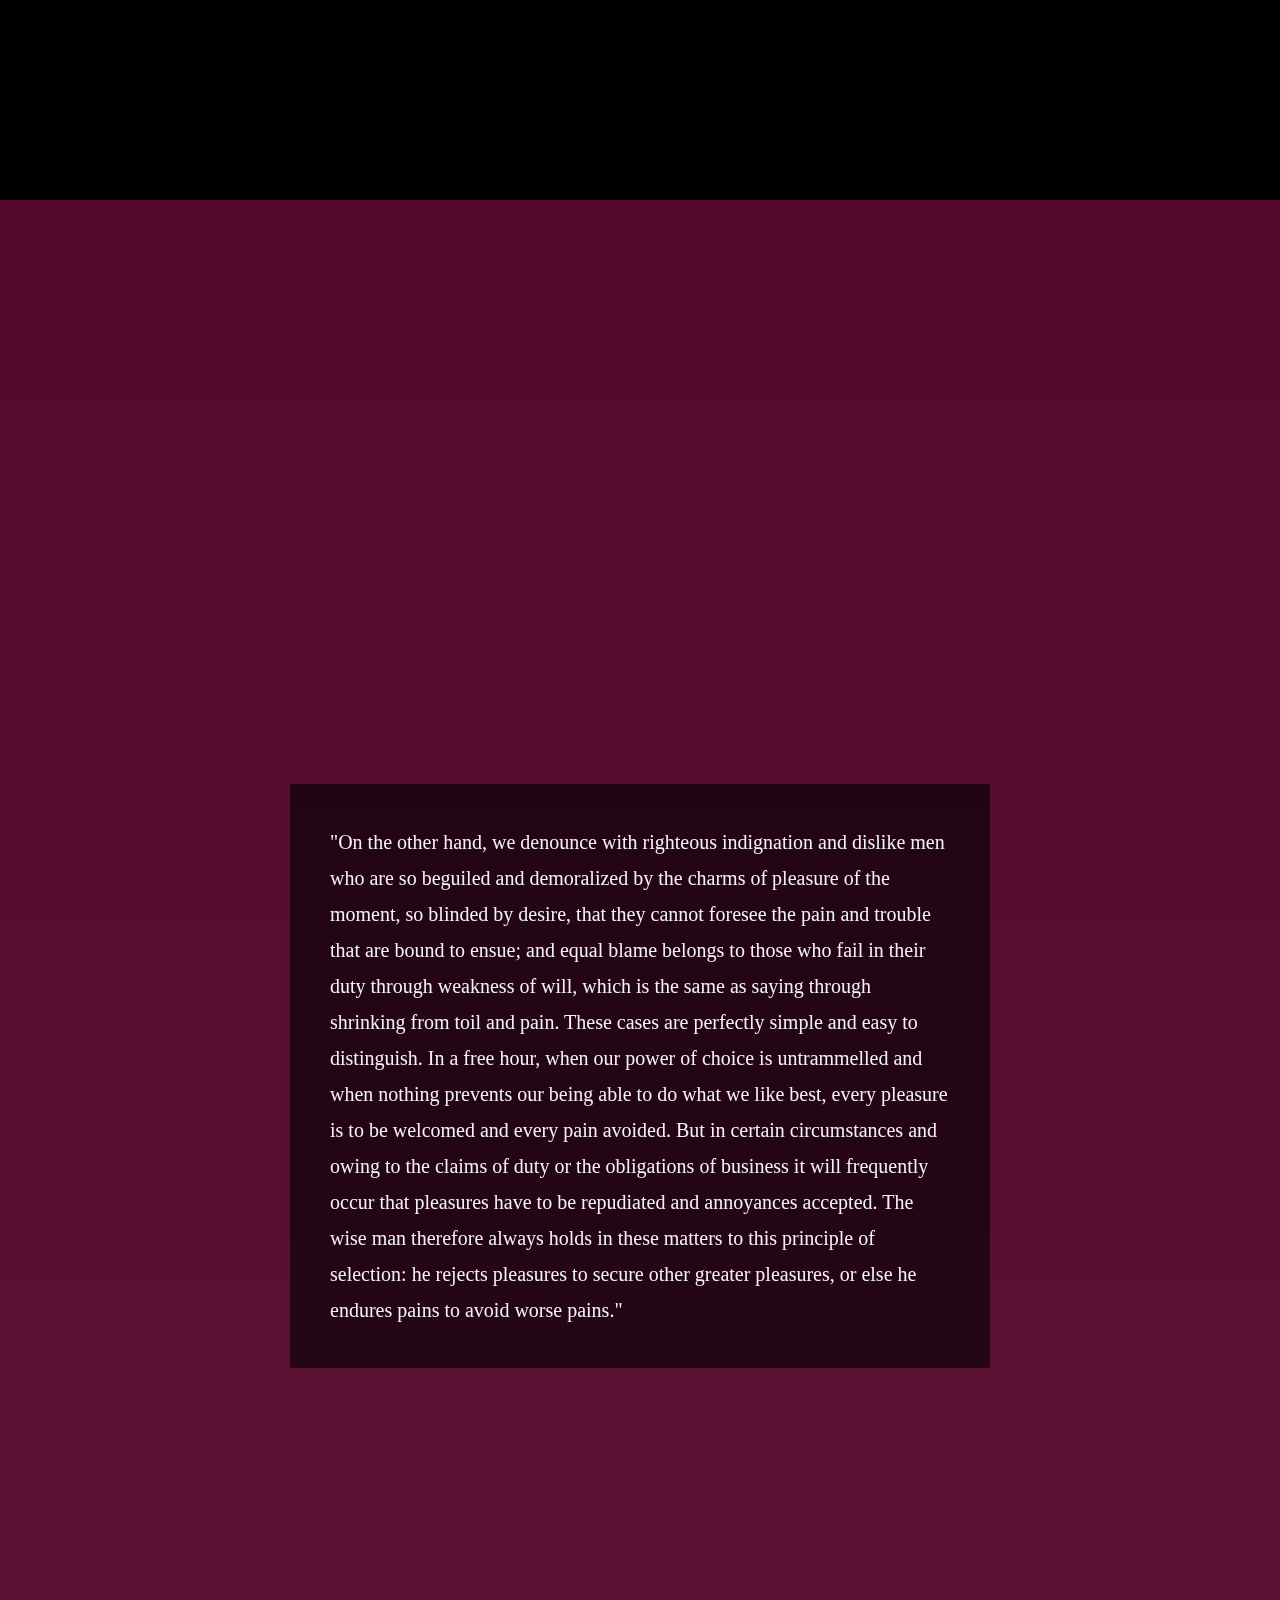
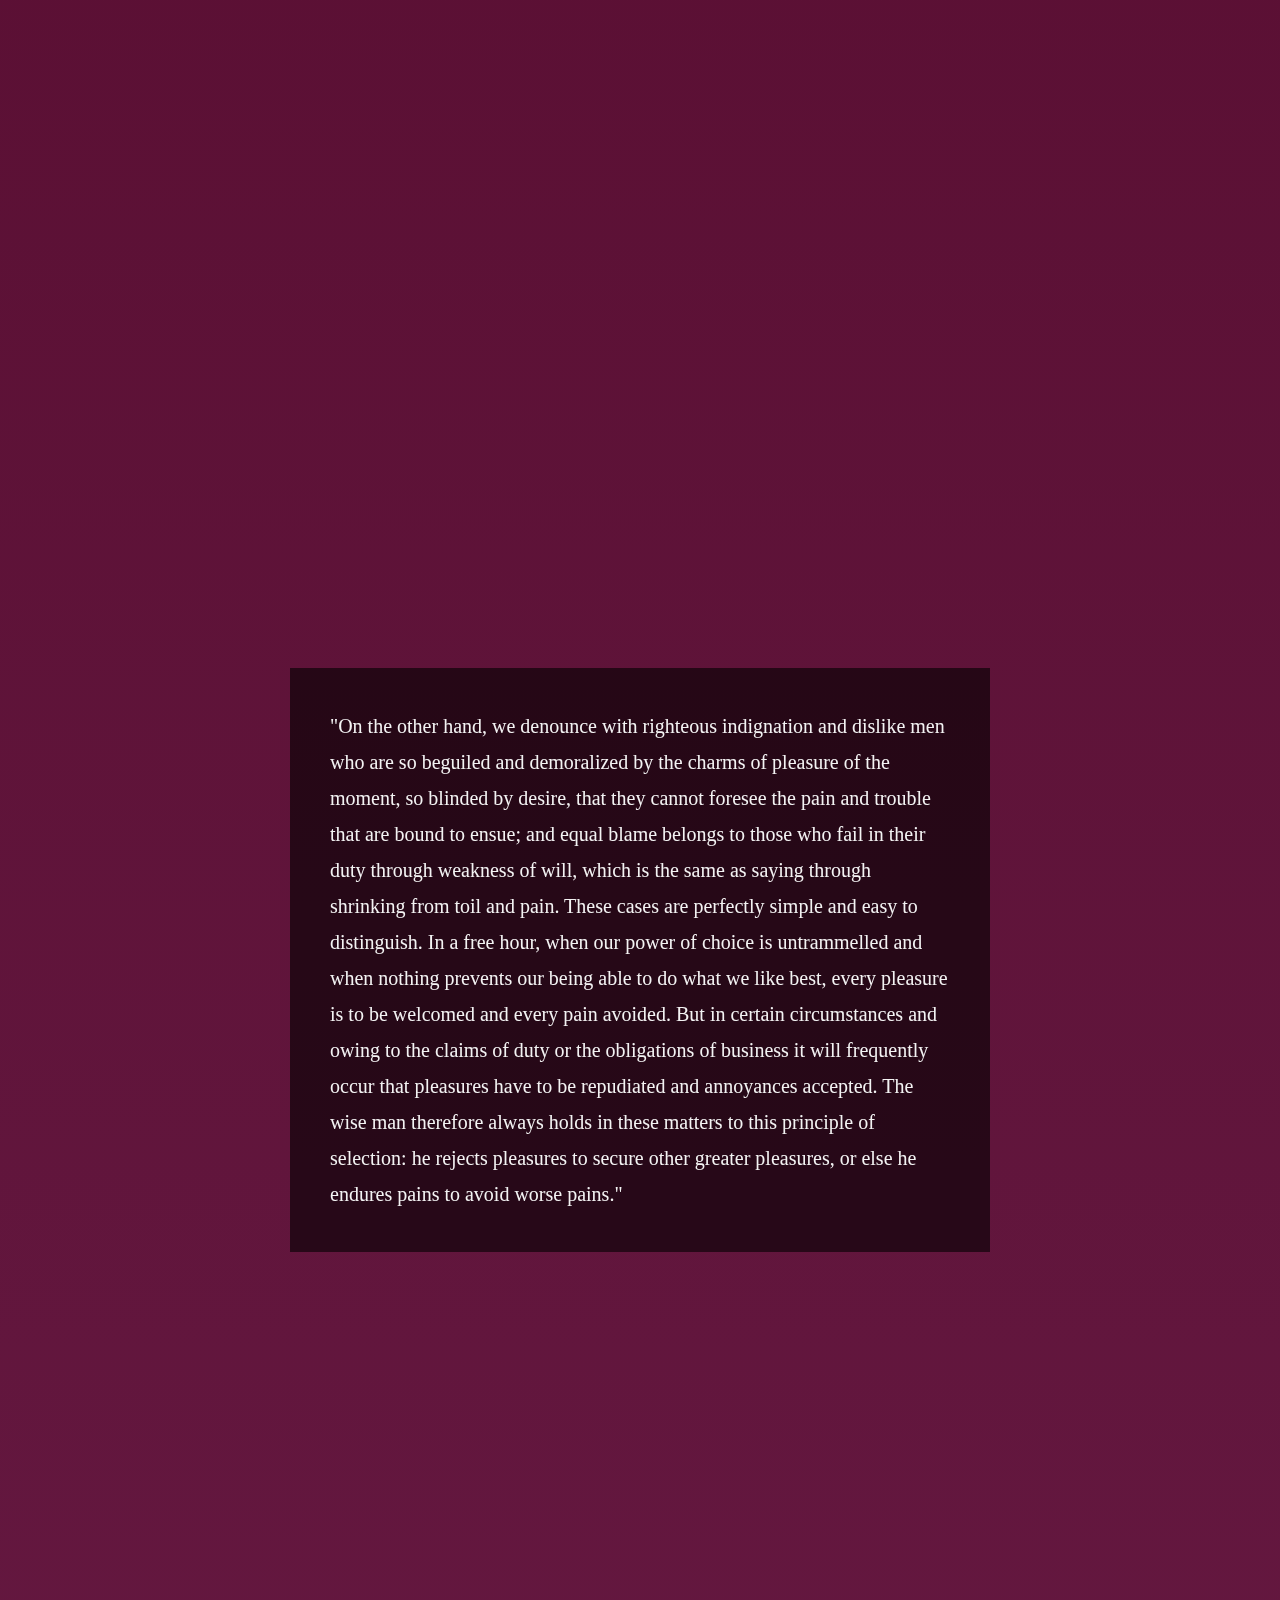
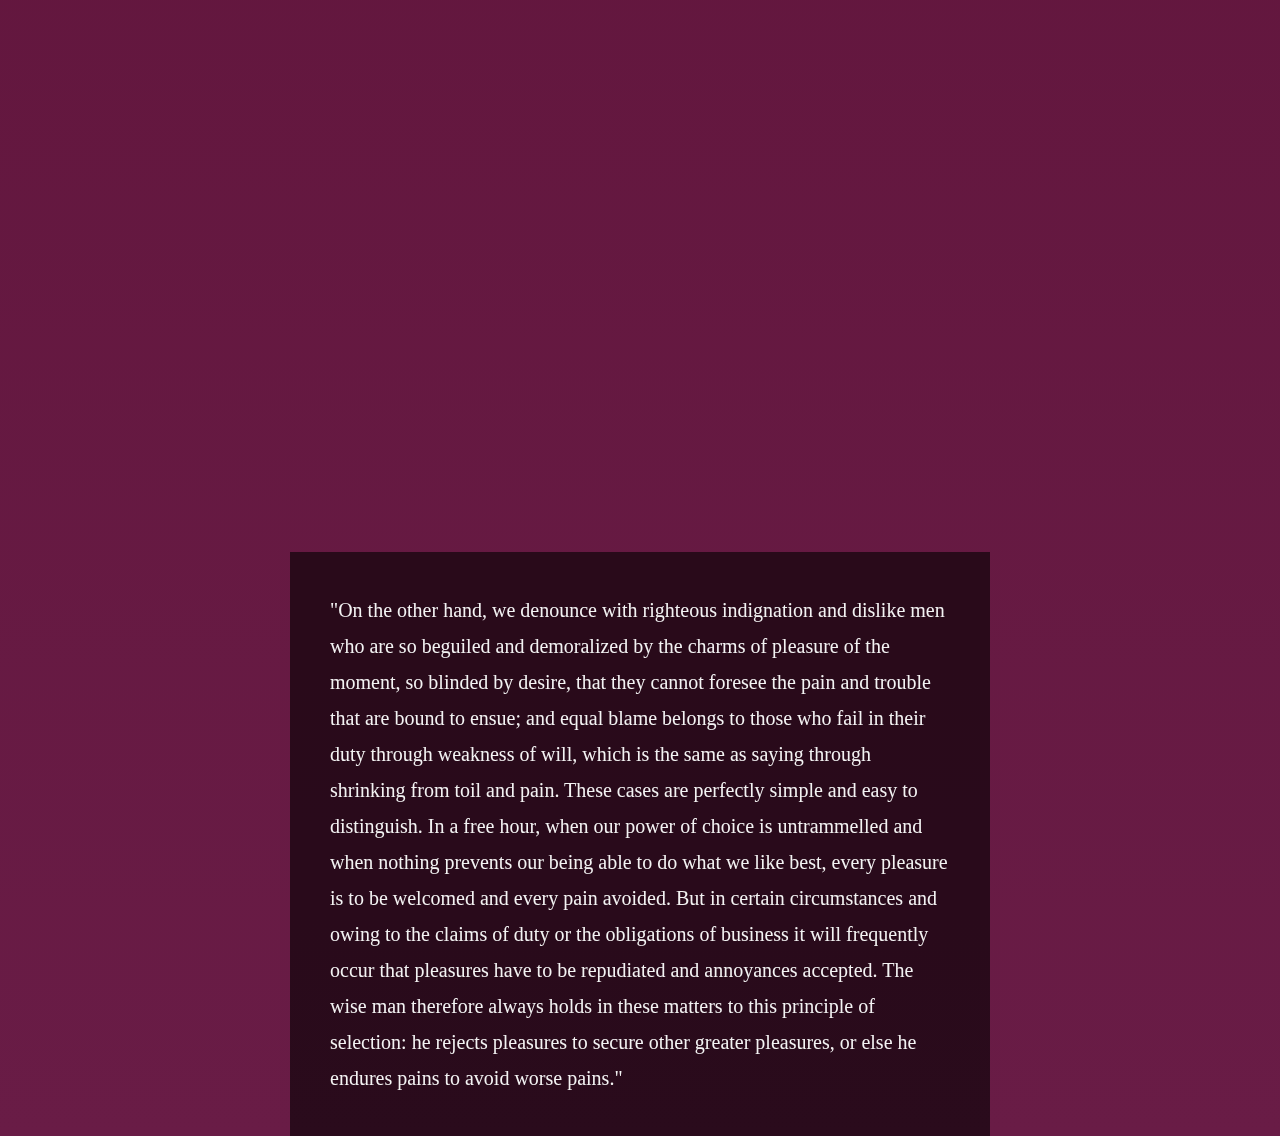
<file: 09 parallax 2/index.html>
<!DOCTYPE html>
<html lang="en">
    <head>
        <meta charset="UTF-8" />
        <meta http-equiv="X-UA-Compatible" content="IE=edge" />
        <meta name="viewport" content="width=device-width, initial-scale=1.0" />
        <title>페럴렉스 페이지 2</title>
        <link rel="stylesheet" type="text/css" href="./css/reset.css" />
        <link rel="stylesheet" type="text/css" href="./css/interactive.css" />
        <script type="text/javascript" src="./js/script.js" defer></script>
    </head>
    <body>
        <main>
            <section class="mainPage">
                <div class="imageWrap">
                    <div class="parallaxImage"></div>
                    <div class="parallaxImage"></div>
                    <div class="parallaxImage"></div>
                    <div class="parallaxImage"></div>
                    <div class="parallaxImage"></div>
                    <div class="parallaxImage"></div>
                    <div class="parallaxImage"></div>
                </div>
                <div class="box"></div>
            </section>

            <section class="subPage">
                <div class="innerWrap">
                    <div class="contWrap">
                        <p>
                            "On the other hand, we denounce with righteous
                            indignation and dislike men who are so beguiled and
                            demoralized by the charms of pleasure of the moment,
                            so blinded by desire, that they cannot foresee the
                            pain and trouble that are bound to ensue; and equal
                            blame belongs to those who fail in their duty
                            through weakness of will, which is the same as
                            saying through shrinking from toil and pain. These
                            cases are perfectly simple and easy to distinguish.
                            In a free hour, when our power of choice is
                            untrammelled and when nothing prevents our being
                            able to do what we like best, every pleasure is to
                            be welcomed and every pain avoided. But in certain
                            circumstances and owing to the claims of duty or the
                            obligations of business it will frequently occur
                            that pleasures have to be repudiated and annoyances
                            accepted. The wise man therefore always holds in
                            these matters to this principle of selection: he
                            rejects pleasures to secure other greater pleasures,
                            or else he endures pains to avoid worse pains."
                        </p>
                    </div>
                </div>
            </section>

            <section class="subPage">
                <div class="innerWrap">
                    <div class="contWrap">
                        <p>
                            "On the other hand, we denounce with righteous
                            indignation and dislike men who are so beguiled and
                            demoralized by the charms of pleasure of the moment,
                            so blinded by desire, that they cannot foresee the
                            pain and trouble that are bound to ensue; and equal
                            blame belongs to those who fail in their duty
                            through weakness of will, which is the same as
                            saying through shrinking from toil and pain. These
                            cases are perfectly simple and easy to distinguish.
                            In a free hour, when our power of choice is
                            untrammelled and when nothing prevents our being
                            able to do what we like best, every pleasure is to
                            be welcomed and every pain avoided. But in certain
                            circumstances and owing to the claims of duty or the
                            obligations of business it will frequently occur
                            that pleasures have to be repudiated and annoyances
                            accepted. The wise man therefore always holds in
                            these matters to this principle of selection: he
                            rejects pleasures to secure other greater pleasures,
                            or else he endures pains to avoid worse pains."
                        </p>
                    </div>
                </div>
            </section>

            <section class="subPage">
                <div class="innerWrap">
                    <div class="contWrap">
                        <p>
                            "On the other hand, we denounce with righteous
                            indignation and dislike men who are so beguiled and
                            demoralized by the charms of pleasure of the moment,
                            so blinded by desire, that they cannot foresee the
                            pain and trouble that are bound to ensue; and equal
                            blame belongs to those who fail in their duty
                            through weakness of will, which is the same as
                            saying through shrinking from toil and pain. These
                            cases are perfectly simple and easy to distinguish.
                            In a free hour, when our power of choice is
                            untrammelled and when nothing prevents our being
                            able to do what we like best, every pleasure is to
                            be welcomed and every pain avoided. But in certain
                            circumstances and owing to the claims of duty or the
                            obligations of business it will frequently occur
                            that pleasures have to be repudiated and annoyances
                            accepted. The wise man therefore always holds in
                            these matters to this principle of selection: he
                            rejects pleasures to secure other greater pleasures,
                            or else he endures pains to avoid worse pains."
                        </p>
                    </div>
                </div>
            </section>

            <section class="subPage">
                <div class="innerWrap">
                    <div class="contWrap">
                        <p>
                            "On the other hand, we denounce with righteous
                            indignation and dislike men who are so beguiled and
                            demoralized by the charms of pleasure of the moment,
                            so blinded by desire, that they cannot foresee the
                            pain and trouble that are bound to ensue; and equal
                            blame belongs to those who fail in their duty
                            through weakness of will, which is the same as
                            saying through shrinking from toil and pain. These
                            cases are perfectly simple and easy to distinguish.
                            In a free hour, when our power of choice is
                            untrammelled and when nothing prevents our being
                            able to do what we like best, every pleasure is to
                            be welcomed and every pain avoided. But in certain
                            circumstances and owing to the claims of duty or the
                            obligations of business it will frequently occur
                            that pleasures have to be repudiated and annoyances
                            accepted. The wise man therefore always holds in
                            these matters to this principle of selection: he
                            rejects pleasures to secure other greater pleasures,
                            or else he endures pains to avoid worse pains."
                        </p>
                    </div>
                </div>
            </section>
        </main>
    </body>
</html>
</file>
<file: 05_sirup/css/sirup.css>
body {
  width: 100%;
  height: 100vh;
  background: url(../images/bg-pc.webp) center center / cover repeat;
  padding: 0;
  margin: 0;
  overflow: hidden;
}
img {
  width: 100%;
}
.title {
  text-align: center;
}
.title img {
  width: 150px;
}
.subTitle {
  position: fixed;
  top: 10%;
  left: 20px;
}
.subTitle img {
  width: 70px;
}
.contWrap {
  position: relative;
  margin: 0 auto;
  width: 80vw;
  height: 100vh;
}
.contWrap div {
  position: absolute;
}
.shadow {
  width: 700px;
  left: 50%;
  transform: translateX(-50%);
}
.date {
  width: 400px;
  left: 50%;
  top: 80%;
  transform: translateX(-20%);
}
.human {
  width: 1200px;
  left: 50%;
  transform: translateX(-50%);
}
.textImg {
  width: 400px;
  left: 50%;
  top: 30%;
  transform: translateX(-10%);
}
</file>
<file: 06_scroll/css/scroll.css>
body {
  background: linear-gradient(
    150deg, 
    #13f0cf, 
    #ddf311,
    #2d9c9a,
    #220340,
    #220340,
    black
  );
  overflow-x: hidden;
  padding: 0;
  margin: 0;
}
.depthWrap {
  position: fixed;
  bottom: 40px;
  font-size: 30px;
  color: white;
  text-align: center;
  width: 100%;
  border-bottom: 2px dashed white;
  padding-bottom: 10px;
}
.depthWrap span {
  width: 80px;
  display: inline-block;
}
.innerWrap {
  position: relative;
  padding: 40px;
  z-index: 100;
}
.title {
  width: 100%;
  text-align: center;
  font-size: 50px;
  margin-top: 150px;
}
.textWrap {
  padding: 500px 20px;
}
.textWrap p {
  color: white;
  font-size: 30px;
  text-align: center;
}
.textWrap img {
  width: 100%;
}
.progressWrap {
  position: fixed;
  top: 0;
  left: 0;
  width: 100%;
  height: 5px;
  background-color: black;
}
.bar {
  width: 0%;
  height: inherit;
  position: absolute;
  z-index: 100;
  background-color: white;
  transition: width .2s ease; /* 속성, 지속시간, 타이밍 함수 */
}
.submarine {
  position: fixed;
  z-index: 200;
  width: 150px;
  top: 20%;
  transition: all 0.3s ease-out; /* 속성, 지속시간, 타이밍 함수 */
}
.octopus {
  z-index: 1;
  position: fixed;
  bottom: -200px;
  right: 0;
  width: 300px;
  opacity: 0.4;
}
</file>
<file: 07_blog/css/index.css>
body {
  overflow-x: hidden;
  padding: 0;
  margin: 0;
}

header {
  position: absolute;
  top: 0;
  width: 100%;
  z-index: 1100;
}

.headerWrap {
  position: relative;
  padding: 10px 20px;
}
.headerWrap h1 {
  font-size: 15px;
  color: #fff;
}

.progressWrap {
  position: relative;
  top: 0;
  left: 0;
  width: 100%;
  height: 1px;
  background-color: #d0d0d0;
  display: none;
}
.bar {
  width: 0%;
  height: inherit;
  position: absolute;
  z-index: 100;
  background-color: black;
  transition: width 0.4s ease-out;
}
header.fixed {
  position: fixed;
  background: rgba(255, 255, 255, 0.8);
}
header.fixed .progressWrap {
  display: block;
}
header.fixed .headerWrap h1 {
  color: #000;
}

.coverWrap {
  position: fixed;
  top: 0;
  width: 100%;
  display: flex;
  justify-content: center;
  align-items: center;
  /* height: 800px; */
  background: black url(../images/bg.jpg) center center / cover no-repeat;
}
.dimd {
  position: absolute;
  width: 100%;
  height: inherit;
  background-color: rgba(0, 0, 0, 0.4);
}
/* .coverWrap:after {
  content: "";
  position: absolute;
  width: 100%;
  height: inherit;
  background-color: rgba(0, 0, 0, 0.4);
} */

.coverTitle {
  position: relative;
  text-align: center;
  z-index: 100;
}
.coverTitle h1 {
  color: #fff;
  line-height: 18px;
}
.coverTitle p {
  color: #cecece;
}

.contWrap {
  position: relative;
  /* margin-top: 800px; */
  z-index: 1000;
  background-color: #fff;
}
.contentInnerWrap {
  margin: 0 auto;
  max-width: 600px;
  padding: 30px;
}
h4 {
  font-size: 20px;
}
</file>
<file: 08_parallax 1/css/interactive.css>
* {
  box-sizing: border-box;
}

body {
  overflow-x: hidden;
  background: linear-gradient(#4b0220, #691c46);
}

section {
  position: relative;
  width: 100%;
}
section.mainPage {
  padding-bottom: 50px;
}
section.mainPage .imageWrap {
  height: 100vh;
  overflow-y: hidden;
}
@media only screen and (max-width: 768px) {
  section.mainPage .imageWrap {
    height: 500px;
  }
}
section.mainPage .imageWrap .parallaxImage {
  position: fixed;
  width: 100%;
  height: inherit;
  background-position: top center;
  background-size: cover;
  background-repeat: no-repeat;
}
section.mainPage .imageWrap .parallaxImage:nth-child(1) {
  background-image: url(../image/main_0.png);
}
section.mainPage .imageWrap .parallaxImage:nth-child(2) {
  background-image: url(../image/main_1.png);
}
section.mainPage .imageWrap .parallaxImage:nth-child(3) {
  background-image: url(../image/main_2.png);
}
section.mainPage .imageWrap .parallaxImage:nth-child(4) {
  background-image: url(../image/main_3.png);
}
section.mainPage .imageWrap .parallaxImage:nth-child(5) {
  background-image: url(../image/main_4.png);
}
section.mainPage .imageWrap .parallaxImage:nth-child(6) {
  background-image: url(../image/main_5.png);
}
section.subPage {
  background: linear-gradient(black, #340e23, black);
}
section.subPage .parallaxImage {
  position: relative;
  background: url(../image/main_6.png) bottom center no-repeat;
  background-size: cover;
  height: 400px;
  width: 100%;
  top: -400px;
}
section.subPage .innerWrap {
  position: relative;
  margin: 0 auto;
  padding: 100px 0 300px;
}
section.subPage .innerWrap .contWrap {
  margin: 0 auto;
  padding: 20px 40px;
  width: 700px;
}
@media only screen and (max-width: 768px) {
  section.subPage .innerWrap .contWrap {
    width: 100%;
  }
}
section.subPage .innerWrap .contWrap p {
  font-size: 20px;
  line-height: 36px;
  color: #f3f3f3;
  margin: 20px 0;
}/*# sourceMappingURL=interactive.css.map */
</file>
<file: 09 parallax 2/css/interactive.css>
* {
  box-sizing: border-box;
}

body {
  overflow-x: hidden;
  background: linear-gradient(#4b0220, #691c46);
}

section {
  position: relative;
  width: 100%;
}

section.mainPage {
  position: fixed;
  top: 0;
  padding-bottom: 50px;
}

section.mainPage .box {
  width: 100%;
  height: 100vh;
  background-color: black;
}

section.mainPage .imageWrap {
  height: 100vh;
}

@media only screen and (max-width: 768px) {
  section.mainPage .imageWrap {
    height: 70vh;
  }
}

section.mainPage .imageWrap .parallaxImage {
  position: fixed;
  width: 100%;
  height: inherit;
  background-position: top center;
  background-size: cover;
  background-repeat: no-repeat;
  perspective: 400px;
}

section.mainPage .imageWrap .parallaxImage:nth-child(1) {
  background-image: url(../image/main_0.png);
}

section.mainPage .imageWrap .parallaxImage:nth-child(2) {
  background-image: url(../image/main_1.png);
}

section.mainPage .imageWrap .parallaxImage:nth-child(3) {
  background-image: url(../image/main_2.png);
}

section.mainPage .imageWrap .parallaxImage:nth-child(4) {
  background-image: url(../image/main_3.png);
}

section.mainPage .imageWrap .parallaxImage:nth-child(5) {
  background-image: url(../image/main_4.png);
}

section.mainPage .imageWrap .parallaxImage:nth-child(6) {
  background-image: url(../image/main_5.png);
}

section.mainPage .imageWrap .parallaxImage:nth-child(7) {
  background-image: url(../image/main_6.png);
}

section.subPage {
  z-index: 10;
  padding-top: 100vh;
  min-height: 60vh;
}

section.subPage .innerWrap {
  position: relative;
}

section.subPage .innerWrap .contWrap {
  margin: 0 auto;
  background-color: rgba(0, 0, 0, 0.6);
  padding: 20px 40px;
  width: 700px;
}

@media only screen and (max-width: 768px) {
  section.subPage .innerWrap .contWrap {
    width: 100%;
  }
}

section.subPage .innerWrap .contWrap p {
  font-size: 20px;
  line-height: 36px;
  color: #f3f3f3;
  margin: 20px 0;
}
</file>
